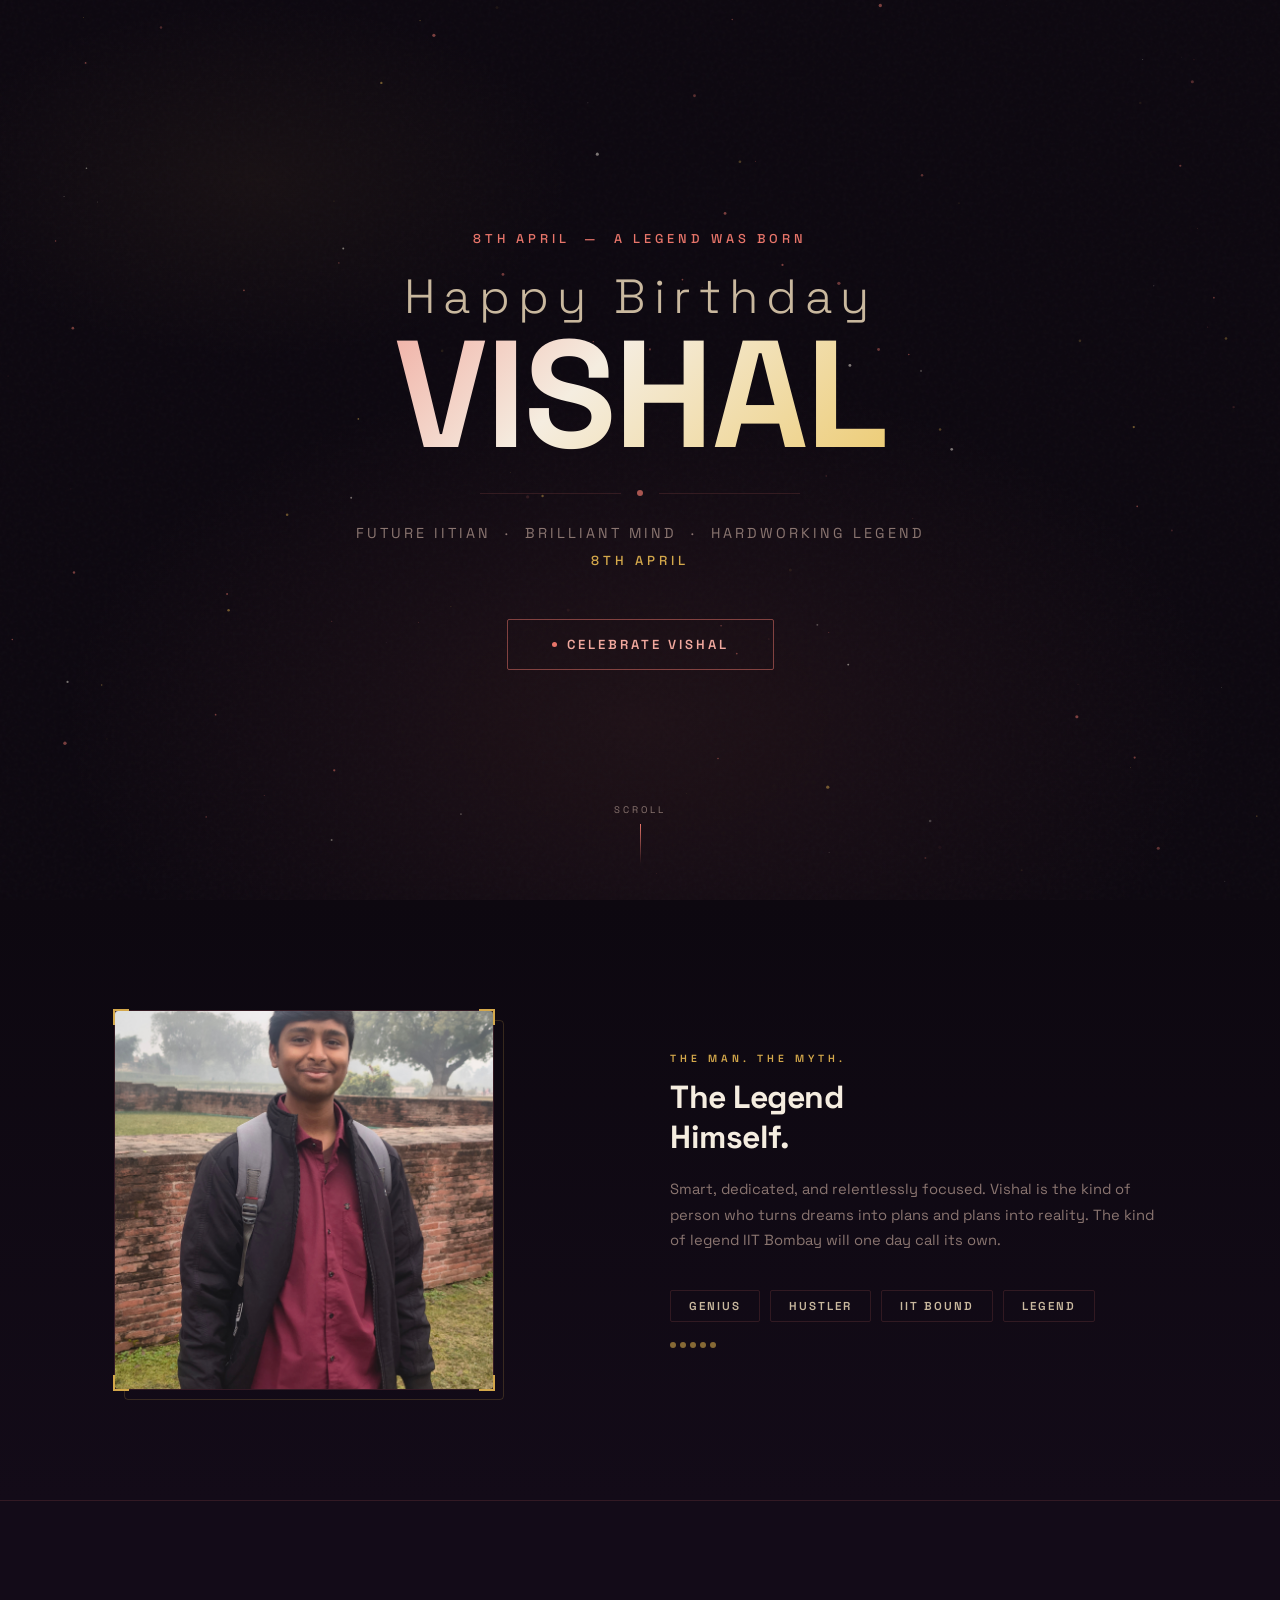
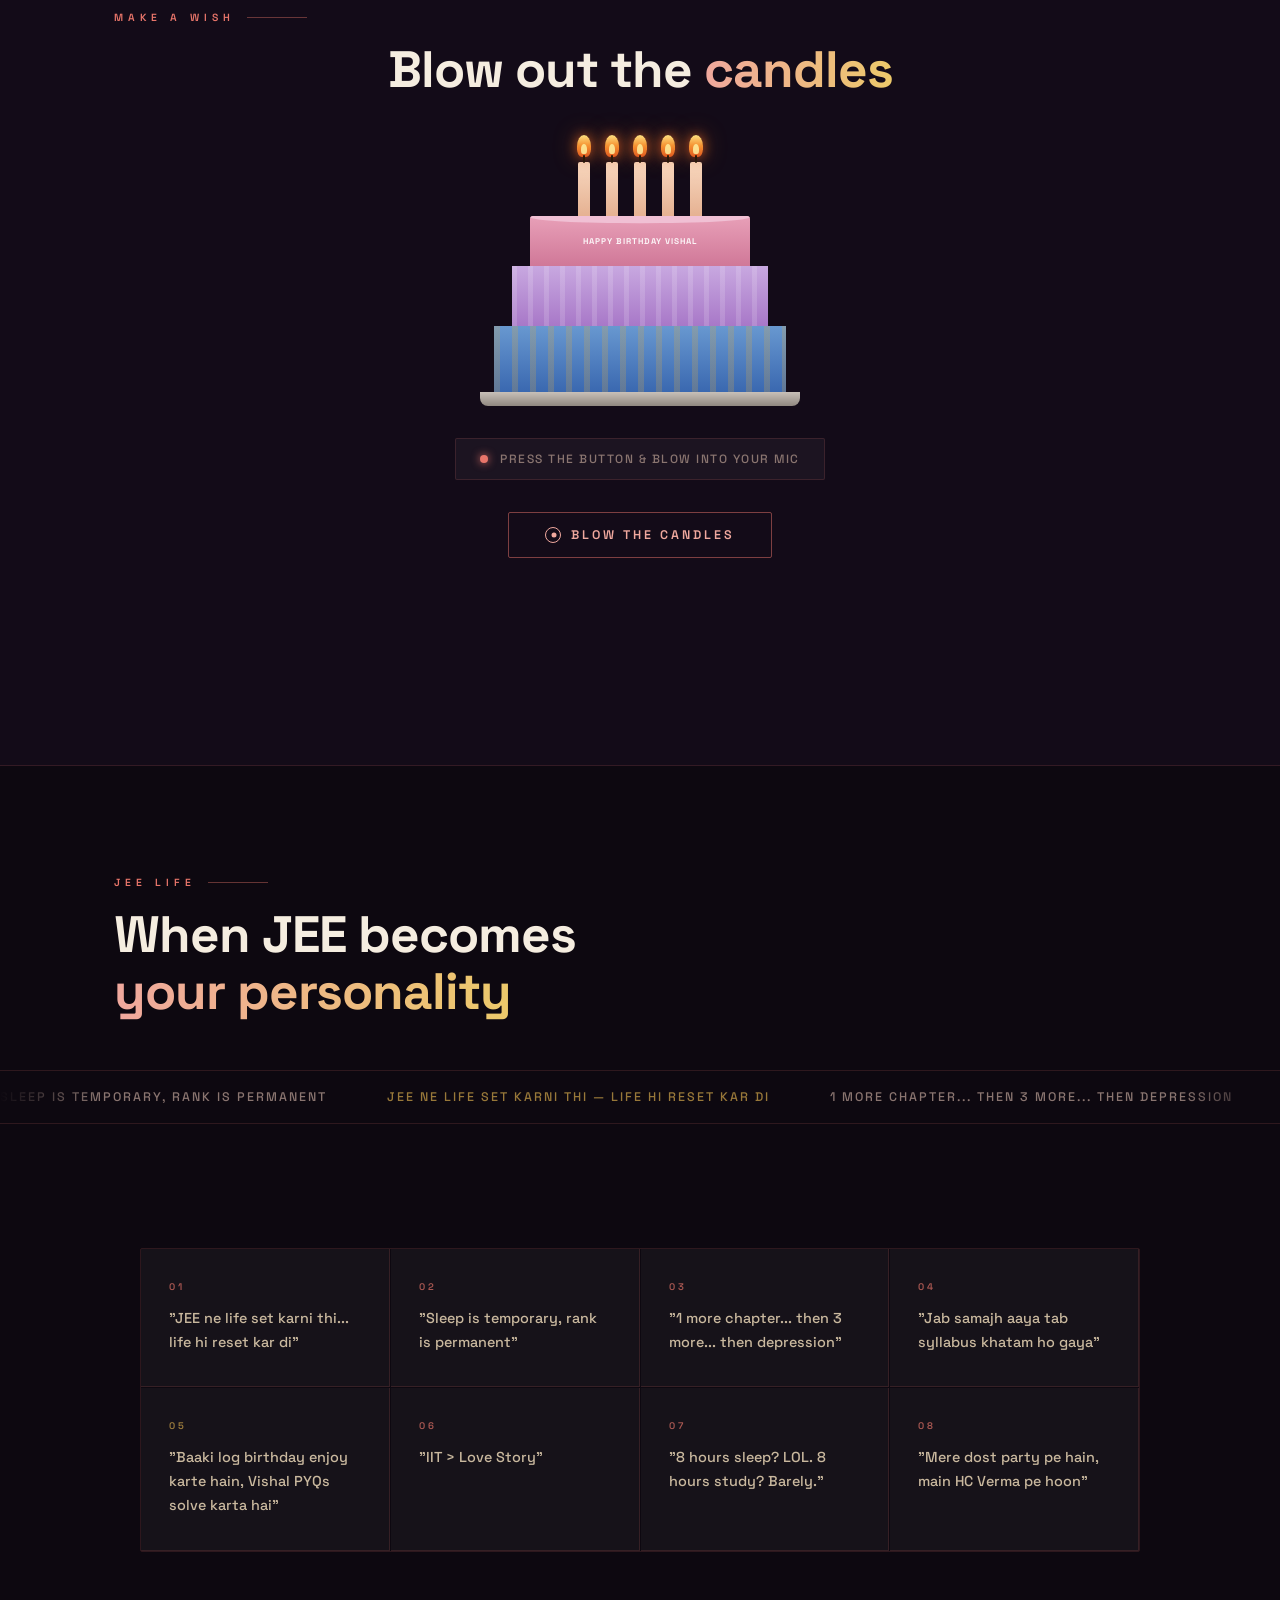
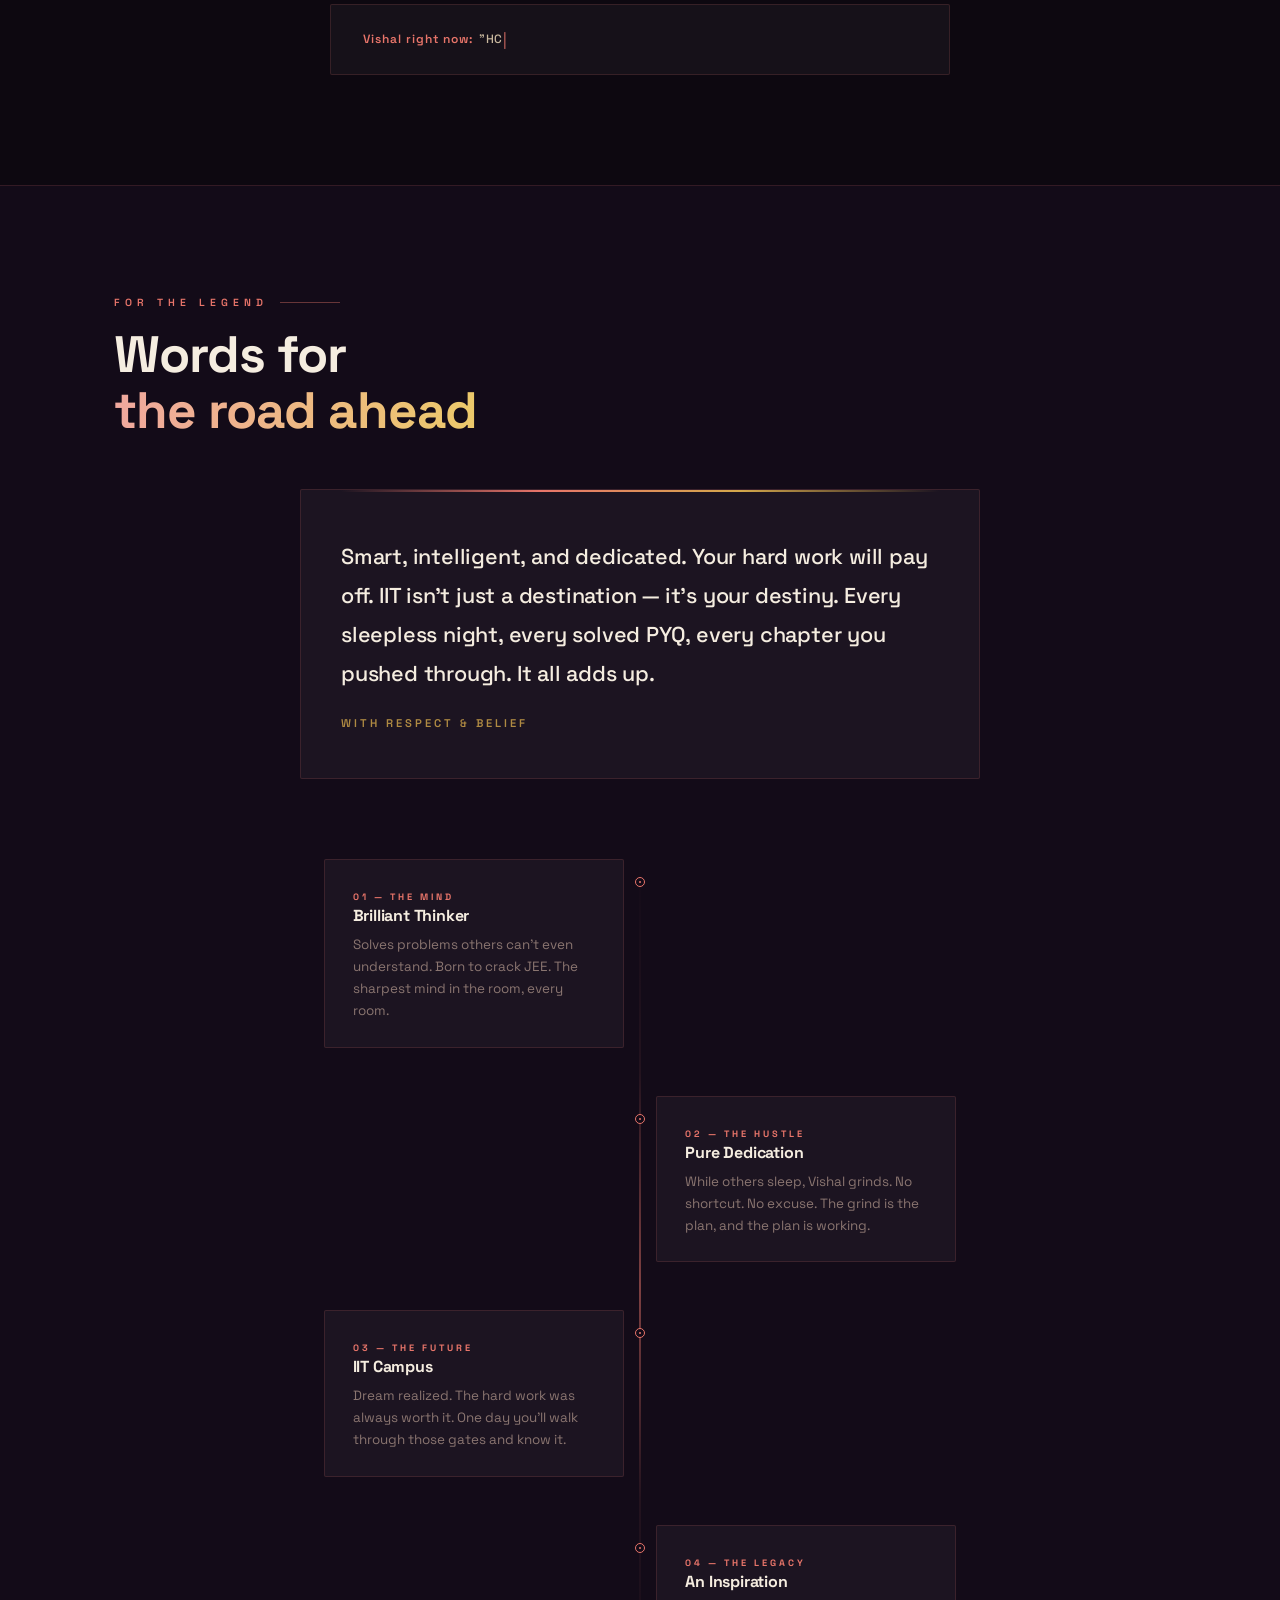
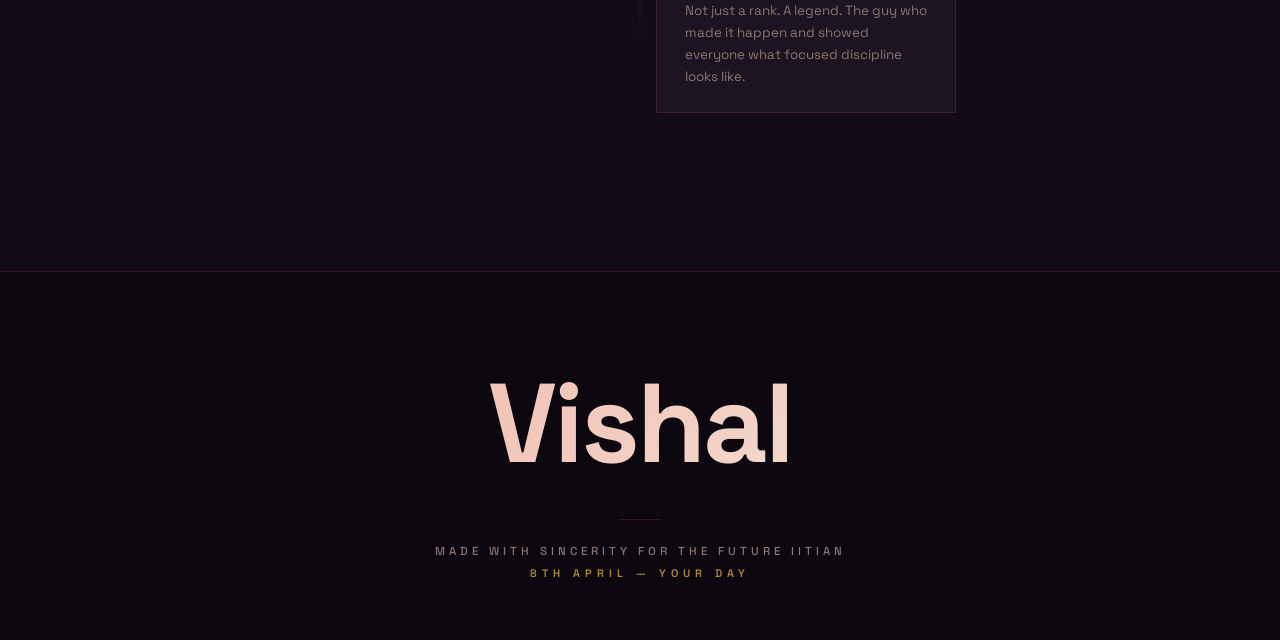
<file: index.html>
<!DOCTYPE html>
<html lang="en">
<head>
  <meta charset="UTF-8" />
  <meta name="viewport" content="width=device-width, initial-scale=1.0"/>
  <title>Happy Birthday VISHAL</title>
  <style>
    /* ============================================================
       SPACE GROTESK — embedded from uploaded fonts
    ============================================================ */
    @font-face {
      font-family: 'Space Grotesk';
      src: url('SpaceGrotesk-Light.ttf') format('truetype');
      font-weight: 300;
    }
    @font-face {
      font-family: 'Space Grotesk';
      src: url('SpaceGrotesk-Regular.ttf') format('truetype');
      font-weight: 400;
    }
    @font-face {
      font-family: 'Space Grotesk';
      src: url('SpaceGrotesk-Medium.ttf') format('truetype');
      font-weight: 500;
    }
    @font-face {
      font-family: 'Space Grotesk';
      src: url('SpaceGrotesk-SemiBold.ttf') format('truetype');
      font-weight: 600;
    }
    @font-face {
      font-family: 'Space Grotesk';
      src: url('SpaceGrotesk-Bold.ttf') format('truetype');
      font-weight: 700;
    }

    /* ============================================================
       VARIABLES — Birthday: Deep Plum + Rose Gold + Cream
    ============================================================ */
    :root {
      --bg-base:      #0d0810;
      --bg-layer:     #130b18;
      --bg-card:      rgba(255,255,255,0.04);
      --rose:         #e8756a;
      --rose-light:   #f0a89e;
      --gold:         #d4a84b;
      --gold-light:   #ecc96a;
      --cream:        #f5ede0;
      --cream-dim:    #c9b89e;
      --text:         #f0e8e0;
      --text-muted:   #8a7570;
      --border:       rgba(232,117,106,0.15);
      --border-gold:  rgba(212,168,75,0.2);
      --font:         'Space Grotesk', sans-serif;
      --glow-rose:    0 0 30px rgba(232,117,106,0.4);
      --glow-gold:    0 0 30px rgba(212,168,75,0.4);
    }

    *, *::before, *::after { box-sizing: border-box; margin: 0; padding: 0; }
    html { scroll-behavior: smooth; }
    body {
      background: var(--bg-base);
      color: var(--text);
      font-family: var(--font);
      overflow-x: hidden;
    }

    ::-webkit-scrollbar { width: 4px; }
    ::-webkit-scrollbar-track { background: var(--bg-base); }
    ::-webkit-scrollbar-thumb { background: var(--rose); border-radius: 2px; }

    /* ============================================================
       CANVAS PARTICLES
    ============================================================ */
    #particleCanvas {
      position: fixed; top: 0; left: 0;
      width: 100%; height: 100%;
      pointer-events: none; z-index: 0;
    }

    /* ============================================================
       CONFETTI
    ============================================================ */
    #confettiContainer {
      position: fixed; top: 0; left: 0;
      width: 100%; height: 100%;
      pointer-events: none; z-index: 9999; overflow: hidden;
    }
    .confetti-piece {
      position: absolute;
      animation: confettiFall linear forwards;
    }
    @keyframes confettiFall {
      0%   { transform: translateY(-20px) rotate(0deg); opacity: 1; }
      100% { transform: translateY(110vh) rotate(720deg); opacity: 0; }
    }

    /* ============================================================
       HERO
    ============================================================ */
    .hero {
      position: relative; min-height: 100vh;
      display: flex; align-items: center; justify-content: center;
      overflow: hidden; z-index: 1;
    }
    .hero-bg {
      position: absolute; inset: 0;
      background:
        radial-gradient(ellipse 70% 60% at 50% 80%, rgba(232,117,106,0.08) 0%, transparent 65%),
        radial-gradient(ellipse 50% 40% at 20% 20%, rgba(212,168,75,0.05) 0%, transparent 50%);
    }
    /* Subtle grain */
    .hero-bg::after {
      content: '';
      position: absolute; inset: 0;
      background-image: url("data:image/svg+xml,%3Csvg viewBox='0 0 256 256' xmlns='http://www.w3.org/2000/svg'%3E%3Cfilter id='noise'%3E%3CfeTurbulence type='fractalNoise' baseFrequency='0.9' numOctaves='4' stitchTiles='stitch'/%3E%3C/filter%3E%3Crect width='100%25' height='100%25' filter='url(%23noise)' opacity='0.04'/%3E%3C/svg%3E");
      opacity: 0.6; pointer-events: none;
    }

    .hero-content {
      position: relative; z-index: 2;
      text-align: center; padding: 60px 24px;
      max-width: 860px;
    }

    .hero-eyebrow {
      font-size: clamp(0.65rem, 1.5vw, 0.8rem);
      font-weight: 500;
      letter-spacing: 4px;
      text-transform: uppercase;
      color: var(--rose);
      margin-bottom: 28px;
      opacity: 0;
      animation: fadeUp 0.9s ease forwards 0.3s;
    }
    .hero-title {
      font-size: clamp(3.5rem, 14vw, 9.5rem);
      font-weight: 700;
      line-height: 0.9;
      letter-spacing: -2px;
      margin-bottom: 14px;
      opacity: 0;
      animation: fadeUp 1s ease forwards 0.55s;
    }
    .hero-title .name {
      display: block;
      background: linear-gradient(135deg, var(--rose-light) 0%, var(--cream) 40%, var(--gold-light) 100%);
      -webkit-background-clip: text;
      -webkit-text-fill-color: transparent;
      background-clip: text;
    }
    .hero-title .happy {
      display: block;
      font-size: clamp(1.4rem, 4vw, 3rem);
      font-weight: 300;
      letter-spacing: 8px;
      color: var(--cream-dim);
      -webkit-text-fill-color: var(--cream-dim);
      margin-bottom: 8px;
    }

    .hero-divider {
      display: flex; align-items: center; gap: 16px;
      justify-content: center; margin: 28px auto;
      max-width: 320px;
      opacity: 0; animation: fadeUp 1s ease forwards 0.8s;
    }
    .hero-divider span { flex: 1; height: 1px; background: var(--border); }
    .hero-divider i {
      width: 6px; height: 6px; border-radius: 50%;
      background: var(--rose); opacity: 0.7;
    }

    .hero-sub {
      font-size: clamp(0.75rem, 1.8vw, 0.9rem);
      font-weight: 400;
      color: var(--text-muted);
      letter-spacing: 3px;
      text-transform: uppercase;
      margin-bottom: 10px;
      opacity: 0; animation: fadeUp 1s ease forwards 1s;
    }
    .hero-date {
      font-size: clamp(0.7rem, 1.5vw, 0.82rem);
      font-weight: 500;
      color: var(--gold);
      letter-spacing: 4px;
      text-transform: uppercase;
      margin-bottom: 50px;
      opacity: 0; animation: fadeUp 1s ease forwards 1.15s;
    }

    .hero-btn {
      display: inline-flex; align-items: center; gap: 10px;
      background: transparent;
      border: 1px solid rgba(232,117,106,0.5);
      color: var(--rose-light);
      padding: 16px 44px;
      font-family: var(--font);
      font-size: 0.82rem;
      font-weight: 600;
      letter-spacing: 3px;
      text-transform: uppercase;
      border-radius: 2px;
      cursor: pointer;
      transition: all 0.3s ease;
      opacity: 0; animation: fadeUp 1s ease forwards 1.35s;
      position: relative; overflow: hidden;
    }
    .hero-btn::before {
      content: '';
      position: absolute; inset: 0;
      background: linear-gradient(135deg, rgba(232,117,106,0.1), rgba(212,168,75,0.08));
      transform: translateX(-100%);
      transition: transform 0.4s ease;
    }
    .hero-btn:hover::before { transform: translateX(0); }
    .hero-btn:hover {
      border-color: var(--rose);
      box-shadow: var(--glow-rose);
      transform: translateY(-2px);
    }
    .hero-btn-dot {
      width: 5px; height: 5px; border-radius: 50%;
      background: var(--rose);
      animation: btnDotPulse 2s ease-in-out infinite;
    }
    @keyframes btnDotPulse {
      0%,100% { transform: scale(1); opacity: 1; }
      50% { transform: scale(1.5); opacity: 0.6; }
    }

    .scroll-indicator {
      position: absolute; bottom: 36px; left: 50%;
      transform: translateX(-50%); z-index: 2;
      opacity: 0; animation: fadeIn 1s ease forwards 2s;
      display: flex; flex-direction: column; align-items: center; gap: 8px;
    }
    .scroll-label {
      font-size: 0.6rem; letter-spacing: 3px; color: var(--text-muted);
      text-transform: uppercase;
    }
    .scroll-line {
      width: 1px; height: 40px;
      background: linear-gradient(to bottom, var(--rose), transparent);
      animation: scrollPulse 2s ease-in-out infinite;
    }
    @keyframes scrollPulse {
      0%,100% { opacity: 0.3; transform: scaleY(1); }
      50% { opacity: 0.8; transform: scaleY(1.1); }
    }

    @keyframes fadeUp {
      from { opacity: 0; transform: translateY(24px); }
      to   { opacity: 1; transform: translateY(0); }
    }
    @keyframes fadeIn {
      from { opacity: 0; } to { opacity: 1; }
    }

    /* ============================================================
       SHARED
    ============================================================ */
    section { position: relative; z-index: 1; }

    .reveal { opacity: 0; transform: translateY(32px); transition: opacity 0.8s ease, transform 0.8s ease; }
    .reveal.visible { opacity: 1; transform: translateY(0); }
    .reveal-left { opacity: 0; transform: translateX(-40px); transition: opacity 0.8s ease, transform 0.8s ease; }
    .reveal-left.visible { opacity: 1; transform: translateX(0); }
    .reveal-right { opacity: 0; transform: translateX(40px); transition: opacity 0.8s ease, transform 0.8s ease; }
    .reveal-right.visible { opacity: 1; transform: translateX(0); }

    .section-wrap {
      max-width: 1100px; margin: 0 auto;
      padding: 110px 24px;
    }
    .section-label {
      font-size: 0.65rem; font-weight: 600;
      letter-spacing: 5px; text-transform: uppercase;
      color: var(--rose); margin-bottom: 18px;
      display: flex; align-items: center; gap: 12px;
    }
    .section-label::after {
      content: ''; flex: 1; max-width: 60px; height: 1px;
      background: var(--rose); opacity: 0.4;
    }
    .section-title {
      font-size: clamp(1.8rem, 5vw, 3.2rem);
      font-weight: 700;
      letter-spacing: -1px;
      line-height: 1.1;
      color: var(--cream);
      margin-bottom: 50px;
    }
    .section-title em {
      font-style: normal;
      background: linear-gradient(90deg, var(--rose-light), var(--gold-light));
      -webkit-background-clip: text;
      -webkit-text-fill-color: transparent;
      background-clip: text;
    }

    /* ============================================================
       PHOTO SECTION
    ============================================================ */
    .photo-section {
      background: linear-gradient(180deg, var(--bg-base) 0%, var(--bg-layer) 100%);
    }
    .photo-layout {
      display: grid;
      grid-template-columns: 1fr 1fr;
      gap: 60px; align-items: center;
    }
    .photo-left { }
    .photo-frame {
      position: relative;
      width: 100%; max-width: 380px;
      aspect-ratio: 1;
      cursor: pointer;
      transition: transform 0.1s ease;
    }
    .photo-frame-inner {
      width: 100%; height: 100%;
      border-radius: 4px; overflow: hidden;
      background: var(--bg-layer);
      border: 1px solid var(--border);
      position: relative;
    }
    .photo-frame-inner img {
      width: 100%; height: 100%;
      object-fit: cover;
      transition: transform 0.5s ease;
      display: block;
    }
    .photo-frame:hover .photo-frame-inner img { transform: scale(1.05); }
    .photo-frame::before {
      content: '';
      position: absolute;
      top: 10px; left: 10px; right: -10px; bottom: -10px;
      border: 1px solid rgba(212,168,75,0.2);
      border-radius: 4px;
      z-index: -1;
      transition: all 0.3s ease;
    }
    .photo-frame:hover::before {
      top: 14px; left: 14px; right: -14px; bottom: -14px;
      border-color: rgba(212,168,75,0.4);
    }
    .photo-corner {
      position: absolute;
      width: 16px; height: 16px;
      border-color: var(--gold);
      border-style: solid;
      z-index: 3;
    }
    .photo-corner.tl { top: -1px; left: -1px; border-width: 2px 0 0 2px; }
    .photo-corner.tr { top: -1px; right: -1px; border-width: 2px 2px 0 0; }
    .photo-corner.bl { bottom: -1px; left: -1px; border-width: 0 0 2px 2px; }
    .photo-corner.br { bottom: -1px; right: -1px; border-width: 0 2px 2px 0; }

    .photo-right { }
    .photo-caption-label {
      font-size: 0.65rem; font-weight: 600;
      letter-spacing: 4px; text-transform: uppercase;
      color: var(--gold); margin-bottom: 12px;
    }
    .photo-caption-title {
      font-size: clamp(1.4rem, 3vw, 2rem);
      font-weight: 700; letter-spacing: -0.5px;
      color: var(--cream); margin-bottom: 20px;
      line-height: 1.25;
    }
    .photo-caption-desc {
      font-size: 0.92rem; font-weight: 400;
      color: var(--text-muted); line-height: 1.75;
      margin-bottom: 36px;
    }
    .badges {
      display: flex; flex-wrap: wrap; gap: 10px;
    }
    .badge {
      padding: 8px 18px;
      border: 1px solid var(--border);
      border-radius: 2px;
      font-size: 0.72rem; font-weight: 600;
      letter-spacing: 2px; text-transform: uppercase;
      color: var(--cream-dim);
      transition: all 0.3s;
      cursor: default;
      position: relative; overflow: hidden;
    }
    .badge:hover {
      border-color: var(--rose);
      color: var(--rose-light);
      background: rgba(232,117,106,0.06);
    }
    .badge-stars {
      display: flex; gap: 4px; margin-top: 20px;
    }
    .badge-stars span {
      width: 6px; height: 6px; border-radius: 50%;
      background: var(--gold); opacity: 0.6;
    }
    .badge-stars span:nth-child(1) { animation: starPop 2s ease-in-out 0s infinite; }
    .badge-stars span:nth-child(2) { animation: starPop 2s ease-in-out 0.4s infinite; }
    .badge-stars span:nth-child(3) { animation: starPop 2s ease-in-out 0.8s infinite; }
    .badge-stars span:nth-child(4) { animation: starPop 2s ease-in-out 1.2s infinite; }
    .badge-stars span:nth-child(5) { animation: starPop 2s ease-in-out 1.6s infinite; }
    @keyframes starPop {
      0%,100% { transform: scale(1); opacity: 0.4; }
      50% { transform: scale(1.8); opacity: 1; background: var(--gold-light); }
    }

    /* ============================================================
       CAKE SECTION
    ============================================================ */
    .cake-section {
      background: var(--bg-layer);
      border-top: 1px solid var(--border);
      border-bottom: 1px solid var(--border);
    }
    .cake-header { text-align: center; margin-bottom: 64px; }
    .cake-area {
      display: flex; flex-direction: column;
      align-items: center; gap: 32px;
    }

    /* Cake */
    .cake-container {
      display: flex; flex-direction: column; align-items: center;
    }
    .candles-row {
      display: flex; gap: 16px; align-items: flex-end; margin-bottom: -2px;
    }
    .candle {
      position: relative;
      width: 12px; height: 56px;
      border-radius: 2px;
      background: linear-gradient(180deg, #f8d8c0 0%, #e5b090 100%);
    }
    .candle::after {
      content: ''; position: absolute;
      top: -7px; left: 50%; transform: translateX(-50%);
      width: 2px; height: 8px;
      background: #2a1a0a; border-radius: 1px;
    }
    .flame {
      position: absolute;
      bottom: calc(100% + 5px);
      left: 50%; transform: translateX(-50%);
      width: 14px; height: 22px;
      background: linear-gradient(to top, #e05a20, #f59030, #fde080);
      border-radius: 50% 50% 35% 35%;
      box-shadow: 0 0 12px rgba(224,90,32,0.8), 0 0 24px rgba(245,144,48,0.4);
      animation: flameDance 0.18s ease-in-out infinite alternate;
      transform-origin: bottom center;
      transition: opacity 0.4s, transform 0.4s;
    }
    .flame-inner {
      position: absolute; bottom: 3px; left: 50%;
      transform: translateX(-50%);
      width: 6px; height: 10px;
      background: #fef0a0;
      border-radius: 50% 50% 35% 35%;
      opacity: 0.85;
    }
    @keyframes flameDance {
      from { transform: translateX(-50%) scaleX(0.88) rotate(-3deg); }
      to   { transform: translateX(-50%) scaleX(1.12) rotate(3deg); }
    }
    .flame.extinguished {
      opacity: 0; transform: translateX(-50%) scaleY(0);
    }
    .smoke {
      position: absolute;
      bottom: calc(100% + 6px);
      left: 50%; transform: translateX(-50%);
      width: 4px; opacity: 0;
      display: flex; flex-direction: column; align-items: center; gap: 2px;
      pointer-events: none; transition: opacity 0.2s;
    }
    .smoke.active { opacity: 1; animation: smokeRise 1.5s ease-out forwards; }
    .smoke::before, .smoke::after {
      content: ''; display: block;
      width: 5px; height: 7px;
      background: rgba(160,140,130,0.45);
      border-radius: 50%;
      animation: smokePuff 1.5s ease-out infinite;
    }
    .smoke::after { animation-delay: 0.5s; width: 8px; height: 9px; }
    @keyframes smokeRise { from { transform: translateX(-50%) translateY(0); } to { transform: translateX(-50%) translateY(-38px); } }
    @keyframes smokePuff { from { transform: scale(0.5); opacity: 0.7; } to { transform: scale(2.2); opacity: 0; } }

    /* Cake body */
    .cake-body { display: flex; flex-direction: column; align-items: center; }
    .cake-tier-1 {
      width: 220px; height: 50px;
      background: linear-gradient(180deg, #e8a0b8 0%, #d07898 100%);
      border-radius: 3px 3px 0 0;
      display: flex; align-items: center; justify-content: center;
      position: relative; overflow: hidden;
    }
    .cake-tier-1::before {
      content: '';
      position: absolute; top: 0; left: 0; right: 0;
      height: 12px; background: #f0c0d4;
      border-radius: 50%; transform: translateY(-40%);
    }
    .cake-text {
      font-size: 0.52rem; font-weight: 700;
      color: rgba(255,255,255,0.9); letter-spacing: 1px;
      text-transform: uppercase; text-align: center;
      position: relative; z-index: 1;
    }
    .cake-tier-2 {
      width: 256px; height: 60px;
      background: linear-gradient(180deg, #c8a8e0 0%, #a878c8 100%);
    }
    .cake-tier-2::after {
      content: '';
      display: block; width: 100%; height: 100%;
      background: repeating-linear-gradient(90deg, rgba(255,255,255,0.15) 0, rgba(255,255,255,0.15) 5px, transparent 5px, transparent 16px);
    }
    .cake-tier-3 {
      width: 292px; height: 66px;
      background: linear-gradient(180deg, #6898d0 0%, #3a68b0 100%);
    }
    .cake-tier-3::after {
      content: '';
      display: block; width: 100%; height: 100%;
      background: repeating-linear-gradient(90deg, rgba(212,168,75,0.25) 0, rgba(212,168,75,0.25) 6px, transparent 6px, transparent 18px);
    }
    .cake-plate {
      width: 320px; height: 14px;
      background: linear-gradient(180deg, #c8c0b8, #908880);
      border-radius: 0 0 8px 8px;
    }

    /* Blow controls */
    .blow-status {
      display: flex; align-items: center; gap: 12px;
      padding: 12px 24px;
      border: 1px solid var(--border);
      border-radius: 2px;
      background: var(--bg-card);
    }
    .status-dot {
      width: 8px; height: 8px; border-radius: 50%;
      background: var(--rose);
      box-shadow: 0 0 8px var(--rose);
    }
    .status-dot.listening {
      background: #60d090;
      box-shadow: 0 0 14px #60d090;
      animation: dotPulse 0.6s ease-in-out infinite alternate;
    }
    .status-dot.blown {
      background: var(--gold);
      box-shadow: var(--glow-gold);
    }
    @keyframes dotPulse { from { transform: scale(0.7); } to { transform: scale(1.4); } }
    #micStatusText {
      font-size: 0.75rem; font-weight: 500;
      letter-spacing: 1.5px; color: var(--text-muted);
      text-transform: uppercase;
    }

    .blow-controls { display: flex; gap: 14px; flex-wrap: wrap; justify-content: center; }

    .blow-btn {
      display: inline-flex; align-items: center; gap: 10px;
      background: transparent;
      border: 1px solid rgba(232,117,106,0.5);
      color: var(--rose-light);
      padding: 14px 36px;
      font-family: var(--font);
      font-size: 0.78rem; font-weight: 600;
      letter-spacing: 3px; text-transform: uppercase;
      border-radius: 2px; cursor: pointer;
      transition: all 0.3s;
    }
    .blow-btn:hover {
      border-color: var(--rose);
      box-shadow: var(--glow-rose);
      background: rgba(232,117,106,0.06);
    }
    .blow-btn.active-mic {
      border-color: #60d090; color: #60d090;
      animation: activePulse 0.7s ease-in-out infinite alternate;
    }
    @keyframes activePulse {
      from { box-shadow: 0 0 8px rgba(96,208,144,0.4); }
      to   { box-shadow: 0 0 24px rgba(96,208,144,0.7); }
    }
    .blow-btn-icon {
      width: 16px; height: 16px;
      border-radius: 50%;
      border: 1.5px solid currentColor;
      position: relative; flex-shrink: 0;
    }
    .blow-btn-icon::after {
      content: '';
      position: absolute;
      top: 50%; left: 55%; transform: translate(-50%, -50%);
      width: 5px; height: 5px;
      background: currentColor; border-radius: 50%;
    }

    .relight-btn {
      background: transparent;
      border: 1px solid var(--border-gold);
      color: var(--gold);
      padding: 14px 36px;
      font-family: var(--font);
      font-size: 0.78rem; font-weight: 600;
      letter-spacing: 3px; text-transform: uppercase;
      border-radius: 2px; cursor: pointer;
      transition: all 0.3s;
    }
    .relight-btn:hover {
      border-color: var(--gold);
      box-shadow: var(--glow-gold);
    }

    .wish-message {
      text-align: center;
      opacity: 0; transform: translateY(16px);
      transition: all 0.6s ease; pointer-events: none;
    }
    .wish-message.visible {
      opacity: 1; transform: translateY(0);
    }
    .wish-text {
      font-size: clamp(1.2rem, 3.5vw, 2rem);
      font-weight: 700; letter-spacing: -0.5px;
      color: var(--cream); margin-bottom: 8px;
    }
    .wish-sub {
      font-size: 0.8rem; font-weight: 400;
      color: var(--gold); letter-spacing: 3px;
      text-transform: uppercase;
    }

    /* ============================================================
       SARCASM SECTION
    ============================================================ */
    .sarcasm-section {
      background: var(--bg-base);
    }
    .ticker-wrapper {
      overflow: hidden;
      border-top: 1px solid var(--border);
      border-bottom: 1px solid var(--border);
      padding: 18px 0;
      margin-bottom: 64px;
      position: relative;
    }
    .ticker-wrapper::before, .ticker-wrapper::after {
      content: ''; position: absolute; top: 0; bottom: 0;
      width: 100px; z-index: 1; pointer-events: none;
    }
    .ticker-wrapper::before { left: 0; background: linear-gradient(90deg, var(--bg-base), transparent); }
    .ticker-wrapper::after  { right: 0; background: linear-gradient(-90deg, var(--bg-base), transparent); }
    .ticker-track {
      display: flex; gap: 60px; width: max-content;
      animation: tickerScroll 50s linear infinite;
      white-space: nowrap;
    }
    .ticker-track span {
      font-size: 0.78rem; font-weight: 500;
      letter-spacing: 2px; color: var(--text-muted);
      text-transform: uppercase;
    }
    .ticker-track span:nth-child(even) { color: var(--gold); opacity: 0.7; }
    @keyframes tickerScroll { from { transform: translateX(0); } to { transform: translateX(-50%); } }

    .sarcasm-cards {
      display: grid;
      grid-template-columns: repeat(auto-fill, minmax(240px, 1fr));
      gap: 1px;
      border: 1px solid var(--border);
      max-width: 1000px; margin: 0 auto 52px;
      border-radius: 2px; overflow: hidden;
    }
    .s-card {
      background: var(--bg-card);
      padding: 32px 28px;
      border: none;
      border-right: 1px solid var(--border);
      border-bottom: 1px solid var(--border);
      transition: all 0.3s;
      cursor: default;
      position: relative; overflow: hidden;
    }
    .s-card::before {
      content: '';
      position: absolute; top: 0; left: 0;
      width: 2px; height: 100%;
      background: var(--rose);
      transform: scaleY(0); transform-origin: top;
      transition: transform 0.3s ease;
    }
    .s-card:hover::before { transform: scaleY(1); }
    .s-card:hover { background: rgba(232,117,106,0.04); }
    .s-card.featured::before { background: var(--gold); }
    .s-card.featured:hover { background: rgba(212,168,75,0.04); }

    .s-card-num {
      font-size: 0.6rem; font-weight: 600;
      letter-spacing: 3px; color: var(--rose);
      margin-bottom: 14px; display: block;
      opacity: 0.7;
    }
    .s-card.featured .s-card-num { color: var(--gold); }
    .s-card p {
      font-size: 0.9rem; font-weight: 500;
      line-height: 1.65; color: var(--cream-dim);
    }

    .typing-container {
      max-width: 620px; margin: 0 auto;
      padding: 24px 32px;
      border: 1px solid var(--border);
      border-radius: 2px;
      background: var(--bg-card);
      display: flex; align-items: center; gap: 0;
      flex-wrap: wrap;
    }
    .typing-prefix {
      font-size: 0.75rem; font-weight: 600;
      color: var(--rose); letter-spacing: 1px;
      margin-right: 6px;
    }
    .typing-text {
      font-size: 0.75rem; font-weight: 500;
      color: var(--cream-dim); letter-spacing: 0.5px;
    }
    .typing-cursor {
      color: var(--rose);
      animation: blink 0.85s step-end infinite;
      font-weight: 300;
    }
    @keyframes blink { 0%,100% { opacity: 1; } 50% { opacity: 0; } }

    /* ============================================================
       MOTIVATION SECTION
    ============================================================ */
    .motivation-section {
      background: var(--bg-layer);
      border-top: 1px solid var(--border);
    }
    .quote-block {
      max-width: 680px; margin: 0 auto 80px;
      padding: 48px 40px;
      border: 1px solid var(--border);
      border-radius: 2px; position: relative;
      background: var(--bg-card);
    }
    .quote-line {
      position: absolute; top: 0; left: 40px; right: 40px;
      height: 2px;
      background: linear-gradient(90deg, transparent, var(--rose), var(--gold), transparent);
    }
    .quote-body {
      font-size: clamp(1rem, 2.2vw, 1.35rem);
      font-weight: 500; line-height: 1.8;
      color: var(--cream); letter-spacing: -0.2px;
    }
    .quote-attr {
      margin-top: 22px;
      font-size: 0.7rem; font-weight: 600;
      letter-spacing: 3px; text-transform: uppercase;
      color: var(--gold); opacity: 0.8;
    }

    /* Timeline */
    .timeline {
      max-width: 820px; margin: 0 auto;
      position: relative;
    }
    .timeline::before {
      content: ''; position: absolute;
      top: 0; bottom: 0; left: 50%;
      transform: translateX(-50%);
      width: 1px;
      background: linear-gradient(180deg, transparent, var(--border), var(--rose), var(--border), transparent);
    }
    .timeline-item {
      display: flex;
      justify-content: flex-end;
      padding: 0 52% 0 0;
      margin-bottom: 48px;
      position: relative;
    }
    .timeline-item.right {
      justify-content: flex-start;
      padding: 0 0 0 52%;
    }
    .tl-dot {
      position: absolute;
      top: 18px; left: 50%; transform: translateX(-50%);
      width: 10px; height: 10px; border-radius: 50%;
      background: var(--bg-layer);
      border: 1px solid var(--rose);
      z-index: 2;
    }
    .tl-dot::after {
      content: ''; position: absolute;
      inset: 3px; border-radius: 50%;
      background: var(--rose);
    }
    .tl-card {
      background: var(--bg-card);
      border: 1px solid var(--border);
      border-radius: 2px;
      padding: 24px 28px;
      max-width: 300px; width: 100%;
      transition: all 0.3s;
      position: relative; overflow: hidden;
    }
    .tl-card::before {
      content: '';
      position: absolute; bottom: 0; left: 0; right: 0;
      height: 1px;
      background: linear-gradient(90deg, var(--rose), transparent);
      transform: scaleX(0); transform-origin: left;
      transition: transform 0.4s ease;
    }
    .tl-card:hover::before { transform: scaleX(1); }
    .tl-card:hover { border-color: rgba(232,117,106,0.3); }
    .tl-num {
      font-size: 0.58rem; font-weight: 700;
      letter-spacing: 3px; color: var(--rose);
      margin-bottom: 8px; text-transform: uppercase;
    }
    .tl-card h3 {
      font-size: 1rem; font-weight: 700;
      color: var(--cream); margin-bottom: 8px;
      letter-spacing: -0.2px;
    }
    .tl-card p {
      font-size: 0.84rem; font-weight: 400;
      color: var(--text-muted); line-height: 1.65;
    }

    /* ============================================================
       FOOTER
    ============================================================ */
    .footer {
      padding: 80px 24px 60px;
      background: var(--bg-base);
      border-top: 1px solid var(--border);
      text-align: center;
    }
    .footer-name {
      font-size: clamp(3rem, 12vw, 7rem);
      font-weight: 700; letter-spacing: -3px;
      background: linear-gradient(135deg, var(--rose-light) 0%, var(--cream) 50%, var(--gold-light) 100%);
      -webkit-background-clip: text;
      -webkit-text-fill-color: transparent;
      background-clip: text;
      background-size: 200%;
      animation: shimmer 4s linear infinite;
      margin-bottom: 20px;
    }
    @keyframes shimmer { from { background-position: 0%; } to { background-position: 200%; } }
    .footer-meta {
      font-size: 0.72rem; font-weight: 500;
      letter-spacing: 4px; color: var(--text-muted);
      text-transform: uppercase; margin-bottom: 8px;
    }
    .footer-date {
      font-size: 0.68rem; font-weight: 600;
      letter-spacing: 5px; color: var(--gold);
      text-transform: uppercase; opacity: 0.8;
    }
    .footer-divider {
      width: 40px; height: 1px;
      background: var(--border); margin: 24px auto;
    }

    /* ============================================================
       RESPONSIVE
    ============================================================ */
    @media (max-width: 768px) {
      .photo-layout { grid-template-columns: 1fr; gap: 40px; }
      .photo-frame { max-width: 300px; margin: 0 auto; }
      .timeline::before { left: 20px; }
      .timeline-item, .timeline-item.right {
        justify-content: flex-end;
        padding: 0 0 0 56px;
      }
      .tl-dot { left: 20px; }
      .tl-card { max-width: 100%; }
      .sarcasm-cards { grid-template-columns: 1fr 1fr; }
      .cake-tier-1 { width: 180px; }
      .cake-tier-2 { width: 216px; }
      .cake-tier-3 { width: 252px; }
      .cake-plate { width: 278px; }
    }
    @media (max-width: 480px) {
      .sarcasm-cards { grid-template-columns: 1fr; }
      .blow-controls { flex-direction: column; align-items: center; }
    }
  </style>
</head>
<body>

<canvas id="particleCanvas"></canvas>
<div id="confettiContainer"></div>

<!-- ==================== HERO ==================== -->
<section class="hero" id="hero">
  <div class="hero-bg"></div>
  <div class="hero-content">
    <p class="hero-eyebrow">8th April &nbsp;&mdash;&nbsp; A Legend Was Born</p>
    <h1 class="hero-title">
      <span class="happy">Happy Birthday</span>
      <span class="name">VISHAL</span>
    </h1>
    <div class="hero-divider">
      <span></span><i></i><span></span>
    </div>
    <p class="hero-sub">Future IITian &nbsp;&middot;&nbsp; Brilliant Mind &nbsp;&middot;&nbsp; Hardworking Legend</p>
    <p class="hero-date">8th April</p>
    <button class="hero-btn" id="celebrateBtn">
      <span class="hero-btn-dot"></span>
      Celebrate Vishal
    </button>
  </div>
  <div class="scroll-indicator">
    <span class="scroll-label">Scroll</span>
    <div class="scroll-line"></div>
  </div>
</section>

<!-- ==================== PHOTO ==================== -->
<section class="photo-section reveal" id="photo">
  <div class="section-wrap">
    <div class="photo-layout">
      <div class="photo-left">
        <div class="photo-frame" id="photoFrame">
          <div class="photo-corner tl"></div>
          <div class="photo-corner tr"></div>
          <div class="photo-corner bl"></div>
          <div class="photo-corner br"></div>
          <div class="photo-frame-inner">
            <img src="vishal.jpg" alt="Vishal" id="vishalPhoto" .../>
          </div>
        </div>
      </div>
      <div class="photo-right reveal-right">
        <p class="photo-caption-label">The Man. The Myth.</p>
        <h2 class="photo-caption-title">The Legend<br/>Himself.</h2>
        <p class="photo-caption-desc">Smart, dedicated, and relentlessly focused. Vishal is the kind of person who turns dreams into plans and plans into reality. The kind of legend IIT Bombay will one day call its own.</p>
        <div class="badges">
          <span class="badge">Genius</span>
          <span class="badge">Hustler</span>
          <span class="badge">IIT Bound</span>
          <span class="badge">Legend</span>
        </div>
        <div class="badge-stars">
          <span></span><span></span><span></span><span></span><span></span>
        </div>
      </div>
    </div>
  </div>
</section>

<!-- ==================== CAKE ==================== -->
<section class="cake-section reveal" id="cake">
  <div class="section-wrap">
    <div class="cake-header">
      <p class="section-label">Make a Wish</p>
      <h2 class="section-title">Blow out the <em>candles</em></h2>
    </div>
    <div class="cake-area">
      <!-- Cake -->
      <div class="cake-container" id="cakeContainer">
        <div class="candles-row" id="candlesRow">
          <div class="candle" data-id="1"><div class="flame" id="flame1"><div class="flame-inner"></div></div><div class="smoke" id="smoke1"></div></div>
          <div class="candle" data-id="2"><div class="flame" id="flame2"><div class="flame-inner"></div></div><div class="smoke" id="smoke2"></div></div>
          <div class="candle" data-id="3"><div class="flame" id="flame3"><div class="flame-inner"></div></div><div class="smoke" id="smoke3"></div></div>
          <div class="candle" data-id="4"><div class="flame" id="flame4"><div class="flame-inner"></div></div><div class="smoke" id="smoke4"></div></div>
          <div class="candle" data-id="5"><div class="flame" id="flame5"><div class="flame-inner"></div></div><div class="smoke" id="smoke5"></div></div>
        </div>
        <div class="cake-body">
          <div class="cake-tier-1"><span class="cake-text">Happy Birthday Vishal</span></div>
          <div class="cake-tier-2"></div>
          <div class="cake-tier-3"></div>
          <div class="cake-plate"></div>
        </div>
      </div>

      <!-- Status -->
      <div class="blow-status" id="micStatus">
        <div class="status-dot" id="micRing"></div>
        <span id="micStatusText">Press the button &amp; blow into your mic</span>
      </div>

      <!-- Controls -->
      <div class="blow-controls">
        <button class="blow-btn" id="blowBtn">
          <span class="blow-btn-icon"></span>
          Blow the Candles
        </button>
        <button class="relight-btn" id="relightBtn" style="display:none">
          Relight Candles
        </button>
      </div>

      <!-- Wish -->
      <div class="wish-message" id="wishMessage">
        <p class="wish-text">Make a wish, Vishal.</p>
        <p class="wish-sub">IIT isn't a dream &mdash; it's your destiny</p>
      </div>
    </div>
  </div>
</section>

<!-- ==================== SARCASM ==================== -->
<section class="sarcasm-section reveal" id="sarcasm">
  <div class="section-wrap" style="padding-bottom: 0;">
    <p class="section-label">JEE Life</p>
    <h2 class="section-title">When JEE becomes<br/><em>your personality</em></h2>
  </div>

  <div class="ticker-wrapper">
    <div class="ticker-track" id="tickerTrack">
      <span>Sleep is temporary, rank is permanent</span>
      <span>JEE ne life set karni thi — life hi reset kar di</span>
      <span>1 more chapter... then 3 more... then depression</span>
      <span>Jab samajh aaya tab syllabus khatam ho gaya</span>
      <span>Baaki log birthday enjoy karte hain, Vishal PYQs solve karta hai</span>
      <span>IIT &gt; Love Story</span>
      <span>8 hours sleep? LOL. 8 hours study? Barely.</span>
      <span>Mere dost party pe hain, main HC Verma pe hoon</span>
      <span>Sleep is temporary, rank is permanent</span>
      <span>JEE ne life set karni thi — life hi reset kar di</span>
    </div>
  </div>

  <div class="section-wrap" style="padding-top: 60px;">
    <div class="sarcasm-cards">
      <div class="s-card"><span class="s-card-num">01</span><p>"JEE ne life set karni thi... life hi reset kar di"</p></div>
      <div class="s-card"><span class="s-card-num">02</span><p>"Sleep is temporary, rank is permanent"</p></div>
      <div class="s-card"><span class="s-card-num">03</span><p>"1 more chapter... then 3 more... then depression"</p></div>
      <div class="s-card"><span class="s-card-num">04</span><p>"Jab samajh aaya tab syllabus khatam ho gaya"</p></div>
      <div class="s-card featured"><span class="s-card-num">05</span><p>"Baaki log birthday enjoy karte hain, Vishal PYQs solve karta hai"</p></div>
      <div class="s-card"><span class="s-card-num">06</span><p>"IIT > Love Story"</p></div>
      <div class="s-card"><span class="s-card-num">07</span><p>"8 hours sleep? LOL. 8 hours study? Barely."</p></div>
      <div class="s-card"><span class="s-card-num">08</span><p>"Mere dost party pe hain, main HC Verma pe hoon"</p></div>
    </div>

    <div class="typing-container">
      <span class="typing-prefix">Vishal right now:</span>
      <span class="typing-text" id="typingText"></span>
      <span class="typing-cursor">|</span>
    </div>
  </div>
</section>

<!-- ==================== MOTIVATION ==================== -->
<section class="motivation-section reveal" id="motivation">
  <div class="section-wrap">
    <p class="section-label">For the Legend</p>
    <h2 class="section-title">Words for<br/><em>the road ahead</em></h2>

    <div class="quote-block">
      <div class="quote-line"></div>
      <p class="quote-body">Smart, intelligent, and dedicated. Your hard work will pay off. IIT isn't just a destination &mdash; it's your destiny. Every sleepless night, every solved PYQ, every chapter you pushed through. It all adds up.</p>
      <p class="quote-attr">With respect &amp; belief</p>
    </div>

    <div class="timeline">
      <div class="timeline-item left reveal-left">
        <div class="tl-dot"></div>
        <div class="tl-card">
          <span class="tl-num">01 &mdash; The Mind</span>
          <h3>Brilliant Thinker</h3>
          <p>Solves problems others can't even understand. Born to crack JEE. The sharpest mind in the room, every room.</p>
        </div>
      </div>
      <div class="timeline-item right reveal-right">
        <div class="tl-dot"></div>
        <div class="tl-card">
          <span class="tl-num">02 &mdash; The Hustle</span>
          <h3>Pure Dedication</h3>
          <p>While others sleep, Vishal grinds. No shortcut. No excuse. The grind is the plan, and the plan is working.</p>
        </div>
      </div>
      <div class="timeline-item left reveal-left">
        <div class="tl-dot"></div>
        <div class="tl-card">
          <span class="tl-num">03 &mdash; The Future</span>
          <h3>IIT Campus</h3>
          <p>Dream realized. The hard work was always worth it. One day you'll walk through those gates and know it.</p>
        </div>
      </div>
      <div class="timeline-item right reveal-right">
        <div class="tl-dot"></div>
        <div class="tl-card">
          <span class="tl-num">04 &mdash; The Legacy</span>
          <h3>An Inspiration</h3>
          <p>Not just a rank. A legend. The guy who made it happen and showed everyone what focused discipline looks like.</p>
        </div>
      </div>
    </div>
  </div>
</section>

<!-- ==================== FOOTER ==================== -->
<footer class="footer">
  <div class="footer-name">Vishal</div>
  <div class="footer-divider"></div>
  <p class="footer-meta">Made with sincerity for the future IITian</p>
  <p class="footer-date">8th April &mdash; Your Day</p>
</footer>

<script>
'use strict';

/* ================================================================
   1. PARTICLES
================================================================ */
(function initParticles() {
  const canvas = document.getElementById('particleCanvas');
  if (!canvas) return;
  const ctx = canvas.getContext('2d');
  let W, H, particles = [];
  function resize() { W = canvas.width = window.innerWidth; H = canvas.height = window.innerHeight; }
  window.addEventListener('resize', resize);
  resize();

  function Particle() { this.reset(); }
  Particle.prototype.reset = function () {
    this.x = Math.random() * W;
    this.y = Math.random() * H;
    this.r = Math.random() * 1.4 + 0.3;
    this.vx = (Math.random() - 0.5) * 0.25;
    this.vy = -(Math.random() * 0.4 + 0.1);
    this.life = Math.random();
    this.maxLife = Math.random() * 0.5 + 0.5;
    const t = Math.random();
    if (t < 0.5)      this.color = 'rgba(232,117,106,';
    else if (t < 0.8) this.color = 'rgba(212,168,75,';
    else              this.color = 'rgba(245,237,224,';
  };
  Particle.prototype.update = function () {
    this.x += this.vx; this.y += this.vy;
    this.life += 0.002;
    if (this.life > this.maxLife || this.y < 0 || this.x < 0 || this.x > W) this.reset();
  };
  Particle.prototype.draw = function () {
    const alpha = Math.sin((this.life / this.maxLife) * Math.PI) * 0.5;
    ctx.beginPath();
    ctx.arc(this.x, this.y, this.r, 0, Math.PI * 2);
    ctx.fillStyle = this.color + alpha + ')';
    ctx.fill();
  };

  const COUNT = window.innerWidth < 600 ? 60 : 120;
  for (let i = 0; i < COUNT; i++) {
    const p = new Particle();
    p.life = Math.random() * p.maxLife;
    particles.push(p);
  }
  (function loop() {
    ctx.clearRect(0, 0, W, H);
    particles.forEach(p => { p.update(); p.draw(); });
    requestAnimationFrame(loop);
  })();
})();

/* ================================================================
   2. SCROLL REVEAL
================================================================ */
(function () {
  const obs = new IntersectionObserver((entries) => {
    entries.forEach(e => {
      if (e.isIntersecting) { e.target.classList.add('visible'); obs.unobserve(e.target); }
    });
  }, { threshold: 0.12 });
  document.querySelectorAll('.reveal, .reveal-left, .reveal-right').forEach(t => obs.observe(t));
})();

/* ================================================================
   3. PHOTO 3D TILT
================================================================ */
(function () {
  const frame = document.getElementById('photoFrame');
  if (!frame) return;
  frame.addEventListener('mousemove', (e) => {
    const r = frame.getBoundingClientRect();
    const dx = (e.clientX - (r.left + r.width / 2)) / (r.width / 2);
    const dy = (e.clientY - (r.top + r.height / 2)) / (r.height / 2);
    frame.style.transform = `perspective(700px) rotateY(${dx * 10}deg) rotateX(${-dy * 10}deg) scale(1.02)`;
    frame.style.transition = 'transform 0.1s ease';
  });
  frame.addEventListener('mouseleave', () => {
    frame.style.transform = 'perspective(700px) rotateY(0) rotateX(0) scale(1)';
    frame.style.transition = 'transform 0.5s ease';
  });
})();

/* ================================================================
   4. CONFETTI
================================================================ */
function launchConfetti(count) {
  const container = document.getElementById('confettiContainer');
  if (!container) return;
  const colors = ['#e8756a','#d4a84b','#f0a89e','#ecc96a','#c9b89e','#f5ede0','#b07898'];
  for (let i = 0; i < count; i++) {
    setTimeout(() => {
      const p = document.createElement('div');
      p.className = 'confetti-piece';
      const color = colors[Math.floor(Math.random() * colors.length)];
      const isCircle = Math.random() > 0.5;
      const size = Math.random() * 7 + 4;
      p.style.cssText = `
        left:${Math.random() * 100}%;
        top:-16px;
        width:${size}px;
        height:${isCircle ? size : size * 1.5}px;
        background:${color};
        border-radius:${isCircle ? '50%' : '1px'};
        animation-duration:${Math.random() * 2.5 + 1.5}s;
        animation-delay:${Math.random() * 0.8}s;
        opacity:0.9;
      `;
      container.appendChild(p);
      setTimeout(() => p.remove(), 4500);
    }, i * 9);
  }
}

/* ================================================================
   5. CANDLES & MIC BLOW
================================================================ */
(function initCake() {
  const blowBtn   = document.getElementById('blowBtn');
  const relightBtn = document.getElementById('relightBtn');
  const wishMsg   = document.getElementById('wishMessage');
  const micRing   = document.getElementById('micRing');
  const micText   = document.getElementById('micStatusText');
  if (!blowBtn) return;

  const CANDLE_COUNT = 5;
  let isListening = false, audioCtx = null, analyser = null, micStream = null, animFrame = null, candlesBlown = false;

  function extinguishCandles() {
    if (candlesBlown) return;
    candlesBlown = true;
    for (let i = 1; i <= CANDLE_COUNT; i++) {
      setTimeout(() => {
        const fl = document.getElementById('flame' + i);
        const sm = document.getElementById('smoke' + i);
        if (fl) fl.classList.add('extinguished');
        if (sm) { sm.classList.add('active'); setTimeout(() => sm.classList.remove('active'), 2000); }
      }, (i - 1) * 150);
    }
    setTimeout(() => {
      if (wishMsg) wishMsg.classList.add('visible');
      launchConfetti(180);
      if (micRing) { micRing.classList.remove('listening'); micRing.classList.add('blown'); }
      if (micText) micText.textContent = 'Candles blown — make a wish!';
      blowBtn.style.display = 'none';
      if (relightBtn) relightBtn.style.display = 'inline-flex';
    }, CANDLE_COUNT * 150 + 300);
    stopMic();
  }

  function relightCandles() {
    candlesBlown = false;
    for (let i = 1; i <= CANDLE_COUNT; i++) {
      const fl = document.getElementById('flame' + i);
      const sm = document.getElementById('smoke' + i);
      if (fl) fl.classList.remove('extinguished');
      if (sm) sm.classList.remove('active');
    }
    if (wishMsg) wishMsg.classList.remove('visible');
    if (micRing) { micRing.classList.remove('blown', 'listening'); }
    if (micText) micText.textContent = 'Press the button & blow into your mic';
    blowBtn.style.display = 'inline-flex';
    if (relightBtn) relightBtn.style.display = 'none';
    blowBtn.classList.remove('active-mic');
    isListening = false;
  }

  function stopMic() {
    isListening = false;
    if (animFrame) cancelAnimationFrame(animFrame);
    if (micStream) { micStream.getTracks().forEach(t => t.stop()); micStream = null; }
    if (audioCtx) { audioCtx.close().catch(() => {}); audioCtx = null; }
    if (blowBtn) blowBtn.classList.remove('active-mic');
  }

  async function startMic() {
    if (isListening || candlesBlown) return;
    try {
      micStream = await navigator.mediaDevices.getUserMedia({ audio: true, video: false });
      audioCtx  = new (window.AudioContext || window.webkitAudioContext)();
      analyser  = audioCtx.createAnalyser();
      analyser.fftSize = 256;
      const source = audioCtx.createMediaStreamSource(micStream);
      source.connect(analyser);
      const dataArray = new Uint8Array(analyser.frequencyBinCount);
      isListening = true;
      blowBtn.classList.add('active-mic');
      if (micRing) micRing.classList.add('listening');
      if (micText) micText.textContent = 'Listening... blow now!';

      let blowFrames = 0;
      const BLOW_THRESHOLD = 180;
      const BLOW_FRAMES_NEEDED = 6;

      function detect() {
        if (!isListening) return;
        analyser.getByteFrequencyData(dataArray);
        const avg = dataArray.reduce((a, b) => a + b, 0) / dataArray.length;
        const lowFreqAvg = Array.from(dataArray.slice(0, 20)).reduce((a, b) => a + b, 0) / 20;
        if (lowFreqAvg > BLOW_THRESHOLD || avg > BLOW_THRESHOLD * 0.65) {
          blowFrames++;
          if (blowFrames >= BLOW_FRAMES_NEEDED) { extinguishCandles(); return; }
        } else { blowFrames = Math.max(0, blowFrames - 1); }
        animFrame = requestAnimationFrame(detect);
      }
      detect();
      setTimeout(() => {
        if (isListening) { stopMic(); if (micText) micText.textContent = "Couldn't detect. Try again!"; if (micRing) micRing.classList.remove('listening'); }
      }, 15000);
    } catch (err) {
      console.warn('Mic access denied:', err);
      if (micText) micText.textContent = 'Mic denied. Tapping instead...';
      extinguishCandles();
    }
  }

  blowBtn.addEventListener('click', () => { if (!isListening && !candlesBlown) startMic(); });
  if (relightBtn) relightBtn.addEventListener('click', relightCandles);
})();

/* ================================================================
   6. TYPING ANIMATION
================================================================ */
(function () {
  const el = document.getElementById('typingText');
  if (!el) return;
  const lines = [
    '"HC Verma chapter 1 pe hoon... aaj toh khatam kar dunga"',
    '"Ek aur PYQ... bas ek aur..."',
    '"Sleep is a distraction from IIT"',
    '"12 baje tak padhunga, pakka"',
    '"Rank improve hogi, I promise"',
    '"Aaj revision, kal new chapter"',
    '"IIT mere baap ka ghar hai"',
  ];
  let lineIdx = 0, charIdx = 0, deleting = false;
  function type() {
    const cur = lines[lineIdx];
    if (!deleting) {
      el.textContent = cur.slice(0, ++charIdx);
      if (charIdx === cur.length) { deleting = true; setTimeout(type, 2200); return; }
    } else {
      el.textContent = cur.slice(0, --charIdx);
      if (charIdx === 0) { deleting = false; lineIdx = (lineIdx + 1) % lines.length; setTimeout(type, 400); return; }
    }
    setTimeout(type, deleting ? 42 : 62);
  }
  const section = document.getElementById('sarcasm');
  if (!section) { setTimeout(type, 800); return; }
  const obs = new IntersectionObserver(entries => {
    if (entries[0].isIntersecting) { setTimeout(type, 600); obs.disconnect(); }
  }, { threshold: 0.3 });
  obs.observe(section);
})();

/* ================================================================
   7. CELEBRATE BUTTON
================================================================ */
(function () {
  const btn = document.getElementById('celebrateBtn');
  if (!btn) return;
  btn.addEventListener('click', () => {
    launchConfetti(200);
    btn.style.transform = 'scale(0.95)';
    setTimeout(() => { btn.style.transform = ''; }, 150);
    setTimeout(() => {
      document.getElementById('photo')?.scrollIntoView({ behavior: 'smooth' });
    }, 900);
  });
})();

/* ================================================================
   8. INITIAL CONFETTI
================================================================ */
window.addEventListener('load', () => {
  setTimeout(() => launchConfetti(50), 2000);
});
</script>
</body>
</html>
</file>
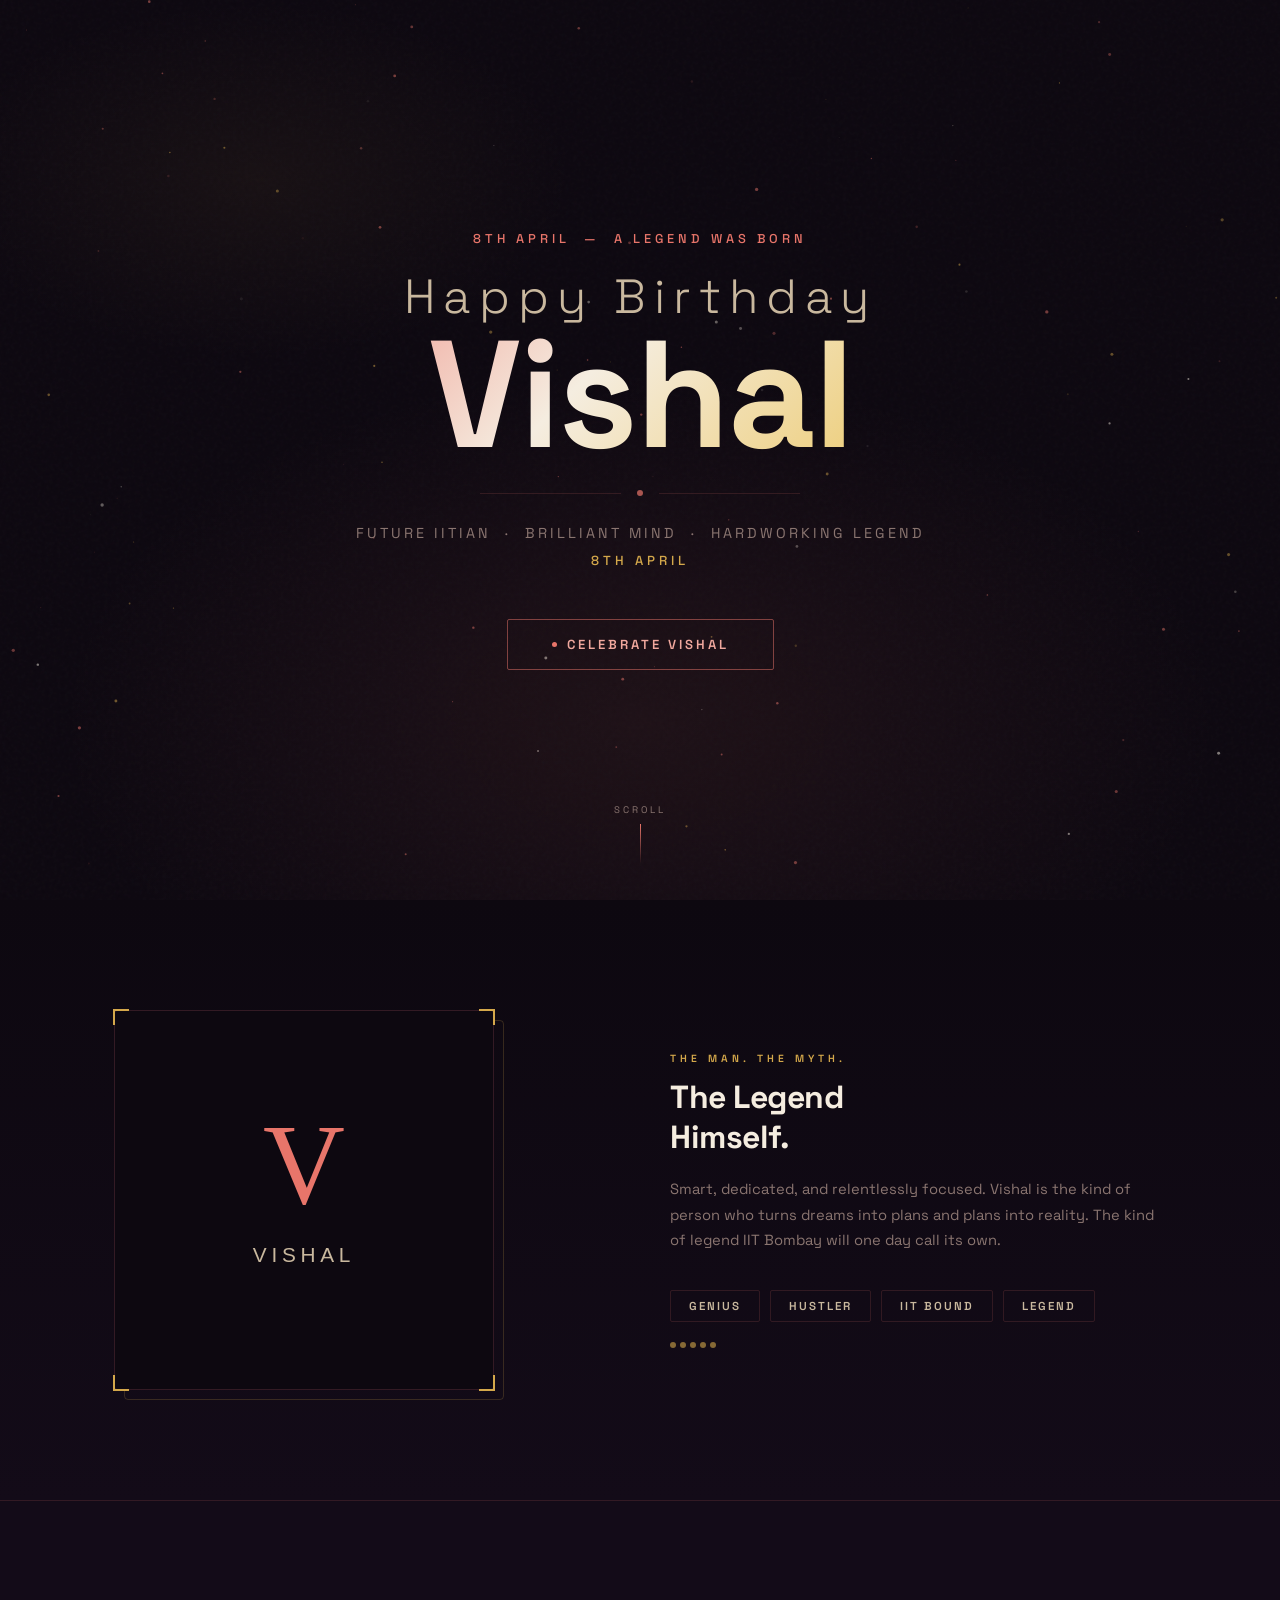
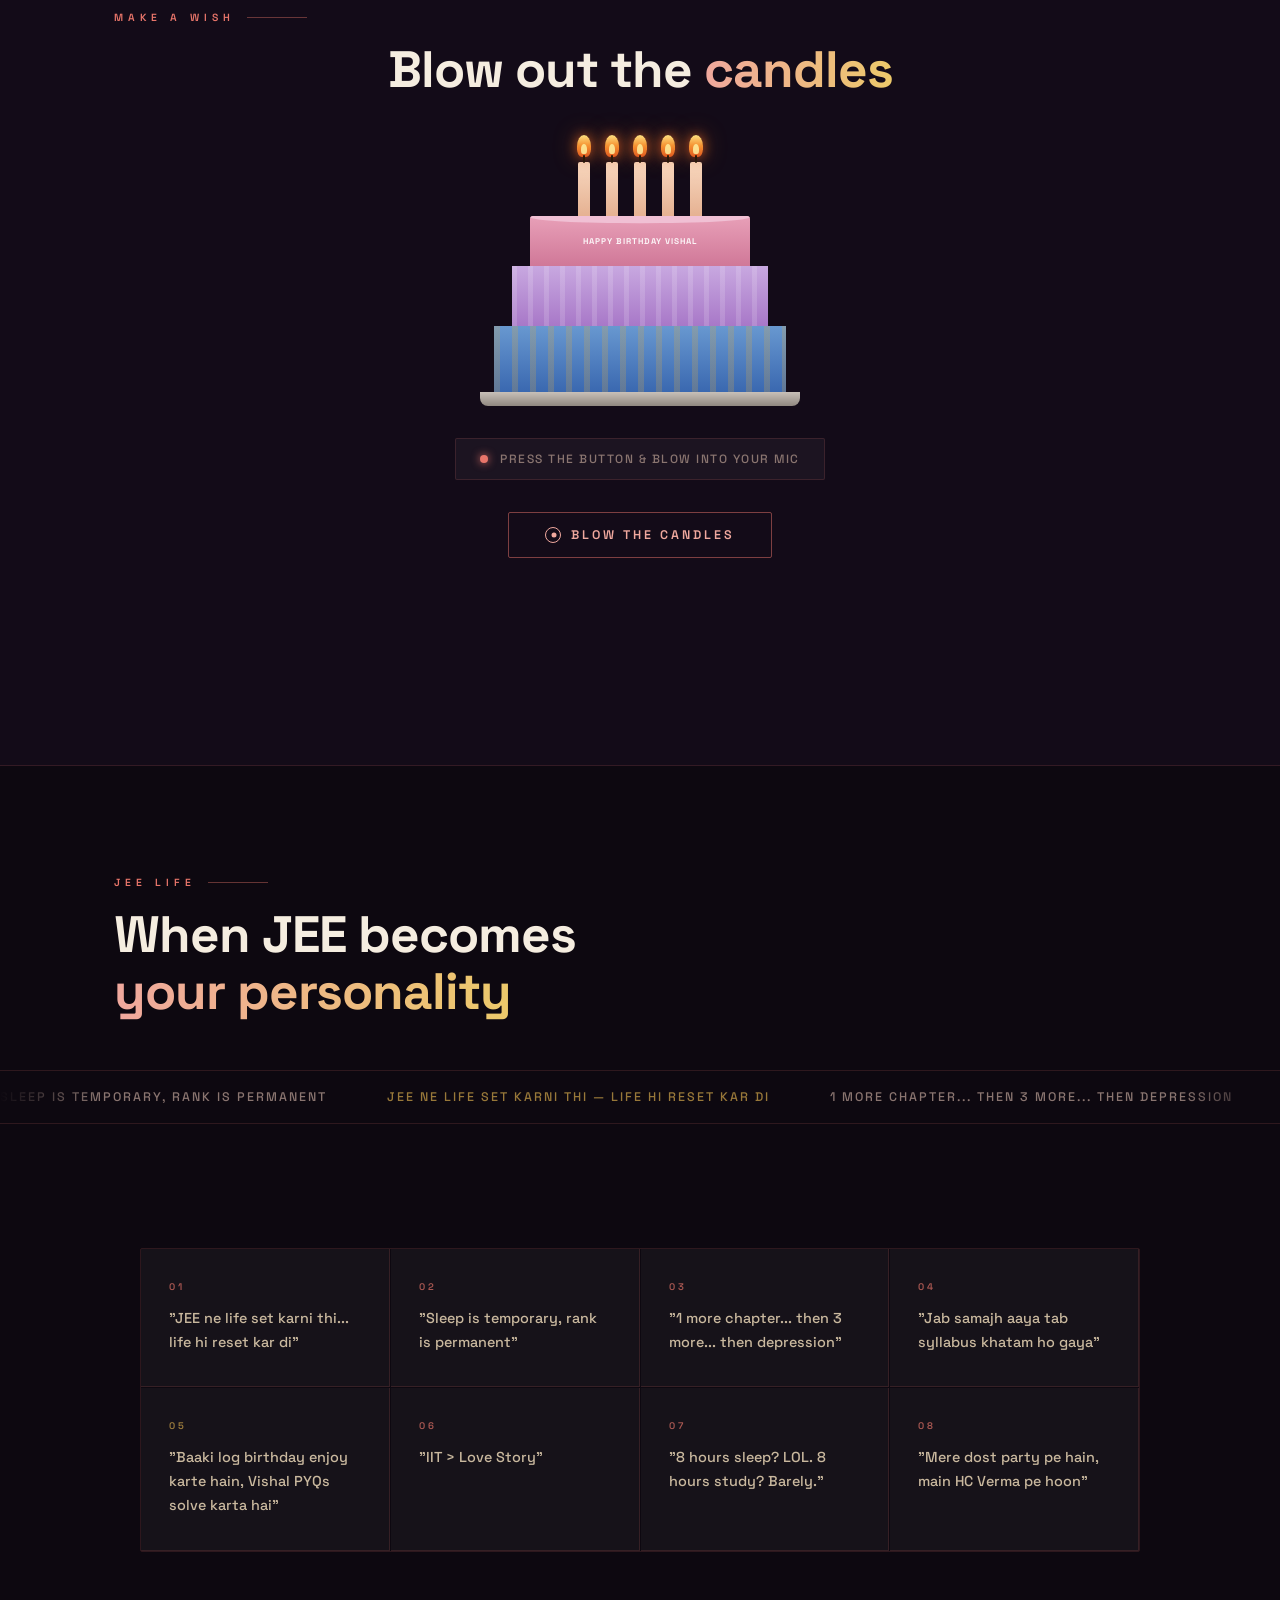
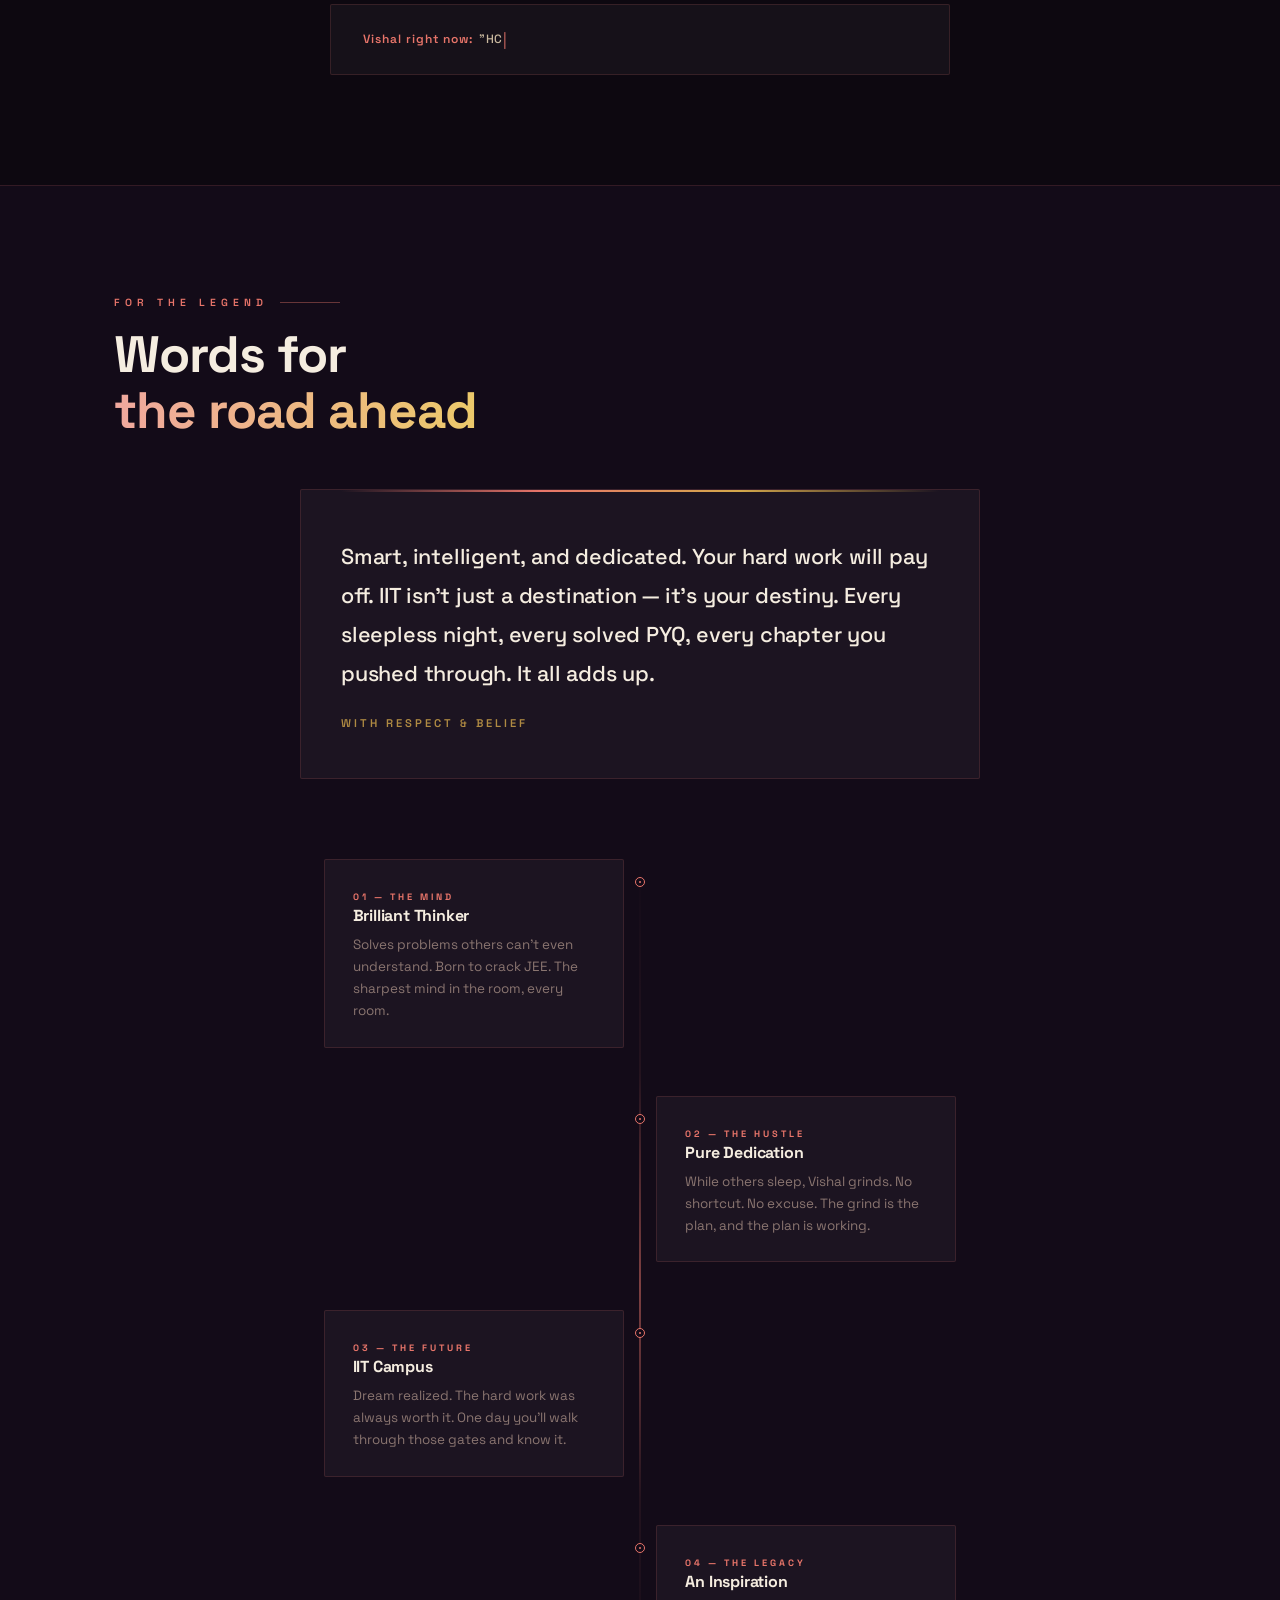
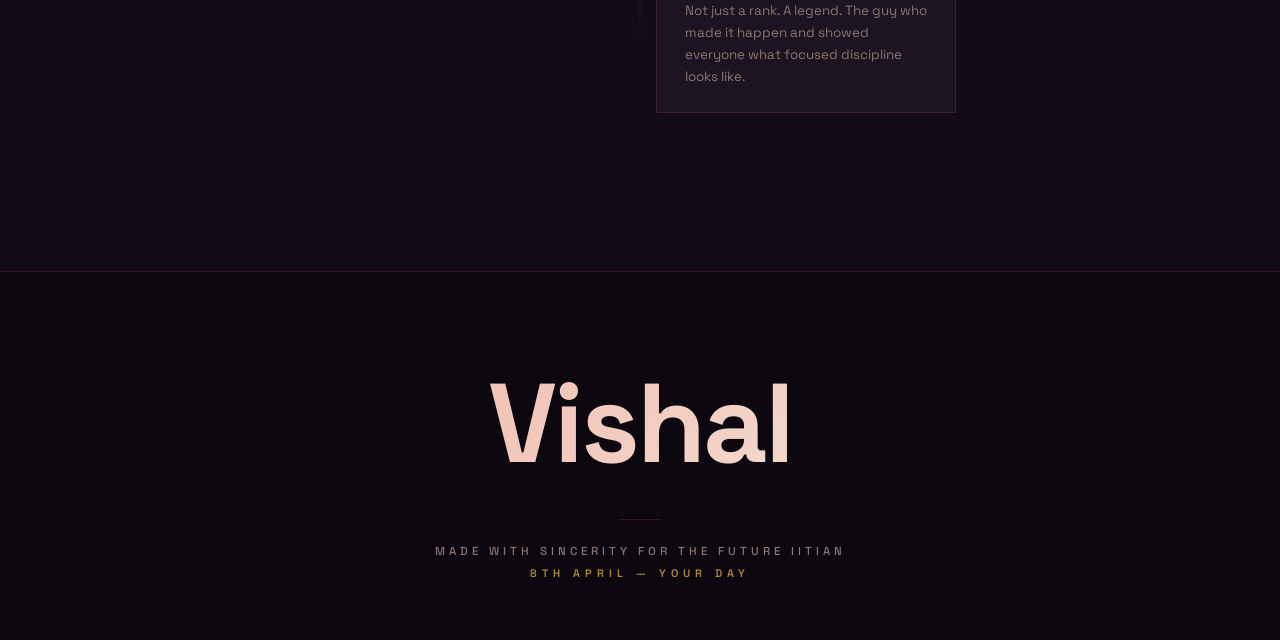
<file: index-7.html>
<!DOCTYPE html>
<html lang="en">
<head>
  <meta charset="UTF-8" />
  <meta name="viewport" content="width=device-width, initial-scale=1.0"/>
  <title>Happy Birthday Vishal</title>
  <style>
    /* ============================================================
       SPACE GROTESK — embedded from uploaded fonts
    ============================================================ */
    @font-face {
      font-family: 'Space Grotesk';
      src: url('SpaceGrotesk-Light.ttf') format('truetype');
      font-weight: 300;
    }
    @font-face {
      font-family: 'Space Grotesk';
      src: url('SpaceGrotesk-Regular.ttf') format('truetype');
      font-weight: 400;
    }
    @font-face {
      font-family: 'Space Grotesk';
      src: url('SpaceGrotesk-Medium.ttf') format('truetype');
      font-weight: 500;
    }
    @font-face {
      font-family: 'Space Grotesk';
      src: url('SpaceGrotesk-SemiBold.ttf') format('truetype');
      font-weight: 600;
    }
    @font-face {
      font-family: 'Space Grotesk';
      src: url('SpaceGrotesk-Bold.ttf') format('truetype');
      font-weight: 700;
    }

    /* ============================================================
       VARIABLES — Birthday: Deep Plum + Rose Gold + Cream
    ============================================================ */
    :root {
      --bg-base:      #0d0810;
      --bg-layer:     #130b18;
      --bg-card:      rgba(255,255,255,0.04);
      --rose:         #e8756a;
      --rose-light:   #f0a89e;
      --gold:         #d4a84b;
      --gold-light:   #ecc96a;
      --cream:        #f5ede0;
      --cream-dim:    #c9b89e;
      --text:         #f0e8e0;
      --text-muted:   #8a7570;
      --border:       rgba(232,117,106,0.15);
      --border-gold:  rgba(212,168,75,0.2);
      --font:         'Space Grotesk', sans-serif;
      --glow-rose:    0 0 30px rgba(232,117,106,0.4);
      --glow-gold:    0 0 30px rgba(212,168,75,0.4);
    }

    *, *::before, *::after { box-sizing: border-box; margin: 0; padding: 0; }
    html { scroll-behavior: smooth; }
    body {
      background: var(--bg-base);
      color: var(--text);
      font-family: var(--font);
      overflow-x: hidden;
    }

    ::-webkit-scrollbar { width: 4px; }
    ::-webkit-scrollbar-track { background: var(--bg-base); }
    ::-webkit-scrollbar-thumb { background: var(--rose); border-radius: 2px; }

    /* ============================================================
       CANVAS PARTICLES
    ============================================================ */
    #particleCanvas {
      position: fixed; top: 0; left: 0;
      width: 100%; height: 100%;
      pointer-events: none; z-index: 0;
    }

    /* ============================================================
       CONFETTI
    ============================================================ */
    #confettiContainer {
      position: fixed; top: 0; left: 0;
      width: 100%; height: 100%;
      pointer-events: none; z-index: 9999; overflow: hidden;
    }
    .confetti-piece {
      position: absolute;
      animation: confettiFall linear forwards;
    }
    @keyframes confettiFall {
      0%   { transform: translateY(-20px) rotate(0deg); opacity: 1; }
      100% { transform: translateY(110vh) rotate(720deg); opacity: 0; }
    }

    /* ============================================================
       HERO
    ============================================================ */
    .hero {
      position: relative; min-height: 100vh;
      display: flex; align-items: center; justify-content: center;
      overflow: hidden; z-index: 1;
    }
    .hero-bg {
      position: absolute; inset: 0;
      background:
        radial-gradient(ellipse 70% 60% at 50% 80%, rgba(232,117,106,0.08) 0%, transparent 65%),
        radial-gradient(ellipse 50% 40% at 20% 20%, rgba(212,168,75,0.05) 0%, transparent 50%);
    }
    /* Subtle grain */
    .hero-bg::after {
      content: '';
      position: absolute; inset: 0;
      background-image: url("data:image/svg+xml,%3Csvg viewBox='0 0 256 256' xmlns='http://www.w3.org/2000/svg'%3E%3Cfilter id='noise'%3E%3CfeTurbulence type='fractalNoise' baseFrequency='0.9' numOctaves='4' stitchTiles='stitch'/%3E%3C/filter%3E%3Crect width='100%25' height='100%25' filter='url(%23noise)' opacity='0.04'/%3E%3C/svg%3E");
      opacity: 0.6; pointer-events: none;
    }

    .hero-content {
      position: relative; z-index: 2;
      text-align: center; padding: 60px 24px;
      max-width: 860px;
    }

    .hero-eyebrow {
      font-size: clamp(0.65rem, 1.5vw, 0.8rem);
      font-weight: 500;
      letter-spacing: 4px;
      text-transform: uppercase;
      color: var(--rose);
      margin-bottom: 28px;
      opacity: 0;
      animation: fadeUp 0.9s ease forwards 0.3s;
    }
    .hero-title {
      font-size: clamp(3.5rem, 14vw, 9.5rem);
      font-weight: 700;
      line-height: 0.9;
      letter-spacing: -2px;
      margin-bottom: 14px;
      opacity: 0;
      animation: fadeUp 1s ease forwards 0.55s;
    }
    .hero-title .name {
      display: block;
      background: linear-gradient(135deg, var(--rose-light) 0%, var(--cream) 40%, var(--gold-light) 100%);
      -webkit-background-clip: text;
      -webkit-text-fill-color: transparent;
      background-clip: text;
    }
    .hero-title .happy {
      display: block;
      font-size: clamp(1.4rem, 4vw, 3rem);
      font-weight: 300;
      letter-spacing: 8px;
      color: var(--cream-dim);
      -webkit-text-fill-color: var(--cream-dim);
      margin-bottom: 8px;
    }

    .hero-divider {
      display: flex; align-items: center; gap: 16px;
      justify-content: center; margin: 28px auto;
      max-width: 320px;
      opacity: 0; animation: fadeUp 1s ease forwards 0.8s;
    }
    .hero-divider span { flex: 1; height: 1px; background: var(--border); }
    .hero-divider i {
      width: 6px; height: 6px; border-radius: 50%;
      background: var(--rose); opacity: 0.7;
    }

    .hero-sub {
      font-size: clamp(0.75rem, 1.8vw, 0.9rem);
      font-weight: 400;
      color: var(--text-muted);
      letter-spacing: 3px;
      text-transform: uppercase;
      margin-bottom: 10px;
      opacity: 0; animation: fadeUp 1s ease forwards 1s;
    }
    .hero-date {
      font-size: clamp(0.7rem, 1.5vw, 0.82rem);
      font-weight: 500;
      color: var(--gold);
      letter-spacing: 4px;
      text-transform: uppercase;
      margin-bottom: 50px;
      opacity: 0; animation: fadeUp 1s ease forwards 1.15s;
    }

    .hero-btn {
      display: inline-flex; align-items: center; gap: 10px;
      background: transparent;
      border: 1px solid rgba(232,117,106,0.5);
      color: var(--rose-light);
      padding: 16px 44px;
      font-family: var(--font);
      font-size: 0.82rem;
      font-weight: 600;
      letter-spacing: 3px;
      text-transform: uppercase;
      border-radius: 2px;
      cursor: pointer;
      transition: all 0.3s ease;
      opacity: 0; animation: fadeUp 1s ease forwards 1.35s;
      position: relative; overflow: hidden;
    }
    .hero-btn::before {
      content: '';
      position: absolute; inset: 0;
      background: linear-gradient(135deg, rgba(232,117,106,0.1), rgba(212,168,75,0.08));
      transform: translateX(-100%);
      transition: transform 0.4s ease;
    }
    .hero-btn:hover::before { transform: translateX(0); }
    .hero-btn:hover {
      border-color: var(--rose);
      box-shadow: var(--glow-rose);
      transform: translateY(-2px);
    }
    .hero-btn-dot {
      width: 5px; height: 5px; border-radius: 50%;
      background: var(--rose);
      animation: btnDotPulse 2s ease-in-out infinite;
    }
    @keyframes btnDotPulse {
      0%,100% { transform: scale(1); opacity: 1; }
      50% { transform: scale(1.5); opacity: 0.6; }
    }

    .scroll-indicator {
      position: absolute; bottom: 36px; left: 50%;
      transform: translateX(-50%); z-index: 2;
      opacity: 0; animation: fadeIn 1s ease forwards 2s;
      display: flex; flex-direction: column; align-items: center; gap: 8px;
    }
    .scroll-label {
      font-size: 0.6rem; letter-spacing: 3px; color: var(--text-muted);
      text-transform: uppercase;
    }
    .scroll-line {
      width: 1px; height: 40px;
      background: linear-gradient(to bottom, var(--rose), transparent);
      animation: scrollPulse 2s ease-in-out infinite;
    }
    @keyframes scrollPulse {
      0%,100% { opacity: 0.3; transform: scaleY(1); }
      50% { opacity: 0.8; transform: scaleY(1.1); }
    }

    @keyframes fadeUp {
      from { opacity: 0; transform: translateY(24px); }
      to   { opacity: 1; transform: translateY(0); }
    }
    @keyframes fadeIn {
      from { opacity: 0; } to { opacity: 1; }
    }

    /* ============================================================
       SHARED
    ============================================================ */
    section { position: relative; z-index: 1; }

    .reveal { opacity: 0; transform: translateY(32px); transition: opacity 0.8s ease, transform 0.8s ease; }
    .reveal.visible { opacity: 1; transform: translateY(0); }
    .reveal-left { opacity: 0; transform: translateX(-40px); transition: opacity 0.8s ease, transform 0.8s ease; }
    .reveal-left.visible { opacity: 1; transform: translateX(0); }
    .reveal-right { opacity: 0; transform: translateX(40px); transition: opacity 0.8s ease, transform 0.8s ease; }
    .reveal-right.visible { opacity: 1; transform: translateX(0); }

    .section-wrap {
      max-width: 1100px; margin: 0 auto;
      padding: 110px 24px;
    }
    .section-label {
      font-size: 0.65rem; font-weight: 600;
      letter-spacing: 5px; text-transform: uppercase;
      color: var(--rose); margin-bottom: 18px;
      display: flex; align-items: center; gap: 12px;
    }
    .section-label::after {
      content: ''; flex: 1; max-width: 60px; height: 1px;
      background: var(--rose); opacity: 0.4;
    }
    .section-title {
      font-size: clamp(1.8rem, 5vw, 3.2rem);
      font-weight: 700;
      letter-spacing: -1px;
      line-height: 1.1;
      color: var(--cream);
      margin-bottom: 50px;
    }
    .section-title em {
      font-style: normal;
      background: linear-gradient(90deg, var(--rose-light), var(--gold-light));
      -webkit-background-clip: text;
      -webkit-text-fill-color: transparent;
      background-clip: text;
    }

    /* ============================================================
       PHOTO SECTION
    ============================================================ */
    .photo-section {
      background: linear-gradient(180deg, var(--bg-base) 0%, var(--bg-layer) 100%);
    }
    .photo-layout {
      display: grid;
      grid-template-columns: 1fr 1fr;
      gap: 60px; align-items: center;
    }
    .photo-left { }
    .photo-frame {
      position: relative;
      width: 100%; max-width: 380px;
      aspect-ratio: 1;
      cursor: pointer;
      transition: transform 0.1s ease;
    }
    .photo-frame-inner {
      width: 100%; height: 100%;
      border-radius: 4px; overflow: hidden;
      background: var(--bg-layer);
      border: 1px solid var(--border);
      position: relative;
    }
    .photo-frame-inner img {
      width: 100%; height: 100%;
      object-fit: cover;
      transition: transform 0.5s ease;
      display: block;
    }
    .photo-frame:hover .photo-frame-inner img { transform: scale(1.05); }
    .photo-frame::before {
      content: '';
      position: absolute;
      top: 10px; left: 10px; right: -10px; bottom: -10px;
      border: 1px solid rgba(212,168,75,0.2);
      border-radius: 4px;
      z-index: -1;
      transition: all 0.3s ease;
    }
    .photo-frame:hover::before {
      top: 14px; left: 14px; right: -14px; bottom: -14px;
      border-color: rgba(212,168,75,0.4);
    }
    .photo-corner {
      position: absolute;
      width: 16px; height: 16px;
      border-color: var(--gold);
      border-style: solid;
      z-index: 3;
    }
    .photo-corner.tl { top: -1px; left: -1px; border-width: 2px 0 0 2px; }
    .photo-corner.tr { top: -1px; right: -1px; border-width: 2px 2px 0 0; }
    .photo-corner.bl { bottom: -1px; left: -1px; border-width: 0 0 2px 2px; }
    .photo-corner.br { bottom: -1px; right: -1px; border-width: 0 2px 2px 0; }

    .photo-right { }
    .photo-caption-label {
      font-size: 0.65rem; font-weight: 600;
      letter-spacing: 4px; text-transform: uppercase;
      color: var(--gold); margin-bottom: 12px;
    }
    .photo-caption-title {
      font-size: clamp(1.4rem, 3vw, 2rem);
      font-weight: 700; letter-spacing: -0.5px;
      color: var(--cream); margin-bottom: 20px;
      line-height: 1.25;
    }
    .photo-caption-desc {
      font-size: 0.92rem; font-weight: 400;
      color: var(--text-muted); line-height: 1.75;
      margin-bottom: 36px;
    }
    .badges {
      display: flex; flex-wrap: wrap; gap: 10px;
    }
    .badge {
      padding: 8px 18px;
      border: 1px solid var(--border);
      border-radius: 2px;
      font-size: 0.72rem; font-weight: 600;
      letter-spacing: 2px; text-transform: uppercase;
      color: var(--cream-dim);
      transition: all 0.3s;
      cursor: default;
      position: relative; overflow: hidden;
    }
    .badge:hover {
      border-color: var(--rose);
      color: var(--rose-light);
      background: rgba(232,117,106,0.06);
    }
    .badge-stars {
      display: flex; gap: 4px; margin-top: 20px;
    }
    .badge-stars span {
      width: 6px; height: 6px; border-radius: 50%;
      background: var(--gold); opacity: 0.6;
    }
    .badge-stars span:nth-child(1) { animation: starPop 2s ease-in-out 0s infinite; }
    .badge-stars span:nth-child(2) { animation: starPop 2s ease-in-out 0.4s infinite; }
    .badge-stars span:nth-child(3) { animation: starPop 2s ease-in-out 0.8s infinite; }
    .badge-stars span:nth-child(4) { animation: starPop 2s ease-in-out 1.2s infinite; }
    .badge-stars span:nth-child(5) { animation: starPop 2s ease-in-out 1.6s infinite; }
    @keyframes starPop {
      0%,100% { transform: scale(1); opacity: 0.4; }
      50% { transform: scale(1.8); opacity: 1; background: var(--gold-light); }
    }

    /* ============================================================
       CAKE SECTION
    ============================================================ */
    .cake-section {
      background: var(--bg-layer);
      border-top: 1px solid var(--border);
      border-bottom: 1px solid var(--border);
    }
    .cake-header { text-align: center; margin-bottom: 64px; }
    .cake-area {
      display: flex; flex-direction: column;
      align-items: center; gap: 32px;
    }

    /* Cake */
    .cake-container {
      display: flex; flex-direction: column; align-items: center;
    }
    .candles-row {
      display: flex; gap: 16px; align-items: flex-end; margin-bottom: -2px;
    }
    .candle {
      position: relative;
      width: 12px; height: 56px;
      border-radius: 2px;
      background: linear-gradient(180deg, #f8d8c0 0%, #e5b090 100%);
    }
    .candle::after {
      content: ''; position: absolute;
      top: -7px; left: 50%; transform: translateX(-50%);
      width: 2px; height: 8px;
      background: #2a1a0a; border-radius: 1px;
    }
    .flame {
      position: absolute;
      bottom: calc(100% + 5px);
      left: 50%; transform: translateX(-50%);
      width: 14px; height: 22px;
      background: linear-gradient(to top, #e05a20, #f59030, #fde080);
      border-radius: 50% 50% 35% 35%;
      box-shadow: 0 0 12px rgba(224,90,32,0.8), 0 0 24px rgba(245,144,48,0.4);
      animation: flameDance 0.18s ease-in-out infinite alternate;
      transform-origin: bottom center;
      transition: opacity 0.4s, transform 0.4s;
    }
    .flame-inner {
      position: absolute; bottom: 3px; left: 50%;
      transform: translateX(-50%);
      width: 6px; height: 10px;
      background: #fef0a0;
      border-radius: 50% 50% 35% 35%;
      opacity: 0.85;
    }
    @keyframes flameDance {
      from { transform: translateX(-50%) scaleX(0.88) rotate(-3deg); }
      to   { transform: translateX(-50%) scaleX(1.12) rotate(3deg); }
    }
    .flame.extinguished {
      opacity: 0; transform: translateX(-50%) scaleY(0);
    }
    .smoke {
      position: absolute;
      bottom: calc(100% + 6px);
      left: 50%; transform: translateX(-50%);
      width: 4px; opacity: 0;
      display: flex; flex-direction: column; align-items: center; gap: 2px;
      pointer-events: none; transition: opacity 0.2s;
    }
    .smoke.active { opacity: 1; animation: smokeRise 1.5s ease-out forwards; }
    .smoke::before, .smoke::after {
      content: ''; display: block;
      width: 5px; height: 7px;
      background: rgba(160,140,130,0.45);
      border-radius: 50%;
      animation: smokePuff 1.5s ease-out infinite;
    }
    .smoke::after { animation-delay: 0.5s; width: 8px; height: 9px; }
    @keyframes smokeRise { from { transform: translateX(-50%) translateY(0); } to { transform: translateX(-50%) translateY(-38px); } }
    @keyframes smokePuff { from { transform: scale(0.5); opacity: 0.7; } to { transform: scale(2.2); opacity: 0; } }

    /* Cake body */
    .cake-body { display: flex; flex-direction: column; align-items: center; }
    .cake-tier-1 {
      width: 220px; height: 50px;
      background: linear-gradient(180deg, #e8a0b8 0%, #d07898 100%);
      border-radius: 3px 3px 0 0;
      display: flex; align-items: center; justify-content: center;
      position: relative; overflow: hidden;
    }
    .cake-tier-1::before {
      content: '';
      position: absolute; top: 0; left: 0; right: 0;
      height: 12px; background: #f0c0d4;
      border-radius: 50%; transform: translateY(-40%);
    }
    .cake-text {
      font-size: 0.52rem; font-weight: 700;
      color: rgba(255,255,255,0.9); letter-spacing: 1px;
      text-transform: uppercase; text-align: center;
      position: relative; z-index: 1;
    }
    .cake-tier-2 {
      width: 256px; height: 60px;
      background: linear-gradient(180deg, #c8a8e0 0%, #a878c8 100%);
    }
    .cake-tier-2::after {
      content: '';
      display: block; width: 100%; height: 100%;
      background: repeating-linear-gradient(90deg, rgba(255,255,255,0.15) 0, rgba(255,255,255,0.15) 5px, transparent 5px, transparent 16px);
    }
    .cake-tier-3 {
      width: 292px; height: 66px;
      background: linear-gradient(180deg, #6898d0 0%, #3a68b0 100%);
    }
    .cake-tier-3::after {
      content: '';
      display: block; width: 100%; height: 100%;
      background: repeating-linear-gradient(90deg, rgba(212,168,75,0.25) 0, rgba(212,168,75,0.25) 6px, transparent 6px, transparent 18px);
    }
    .cake-plate {
      width: 320px; height: 14px;
      background: linear-gradient(180deg, #c8c0b8, #908880);
      border-radius: 0 0 8px 8px;
    }

    /* Blow controls */
    .blow-status {
      display: flex; align-items: center; gap: 12px;
      padding: 12px 24px;
      border: 1px solid var(--border);
      border-radius: 2px;
      background: var(--bg-card);
    }
    .status-dot {
      width: 8px; height: 8px; border-radius: 50%;
      background: var(--rose);
      box-shadow: 0 0 8px var(--rose);
    }
    .status-dot.listening {
      background: #60d090;
      box-shadow: 0 0 14px #60d090;
      animation: dotPulse 0.6s ease-in-out infinite alternate;
    }
    .status-dot.blown {
      background: var(--gold);
      box-shadow: var(--glow-gold);
    }
    @keyframes dotPulse { from { transform: scale(0.7); } to { transform: scale(1.4); } }
    #micStatusText {
      font-size: 0.75rem; font-weight: 500;
      letter-spacing: 1.5px; color: var(--text-muted);
      text-transform: uppercase;
    }

    .blow-controls { display: flex; gap: 14px; flex-wrap: wrap; justify-content: center; }

    .blow-btn {
      display: inline-flex; align-items: center; gap: 10px;
      background: transparent;
      border: 1px solid rgba(232,117,106,0.5);
      color: var(--rose-light);
      padding: 14px 36px;
      font-family: var(--font);
      font-size: 0.78rem; font-weight: 600;
      letter-spacing: 3px; text-transform: uppercase;
      border-radius: 2px; cursor: pointer;
      transition: all 0.3s;
    }
    .blow-btn:hover {
      border-color: var(--rose);
      box-shadow: var(--glow-rose);
      background: rgba(232,117,106,0.06);
    }
    .blow-btn.active-mic {
      border-color: #60d090; color: #60d090;
      animation: activePulse 0.7s ease-in-out infinite alternate;
    }
    @keyframes activePulse {
      from { box-shadow: 0 0 8px rgba(96,208,144,0.4); }
      to   { box-shadow: 0 0 24px rgba(96,208,144,0.7); }
    }
    .blow-btn-icon {
      width: 16px; height: 16px;
      border-radius: 50%;
      border: 1.5px solid currentColor;
      position: relative; flex-shrink: 0;
    }
    .blow-btn-icon::after {
      content: '';
      position: absolute;
      top: 50%; left: 55%; transform: translate(-50%, -50%);
      width: 5px; height: 5px;
      background: currentColor; border-radius: 50%;
    }

    .relight-btn {
      background: transparent;
      border: 1px solid var(--border-gold);
      color: var(--gold);
      padding: 14px 36px;
      font-family: var(--font);
      font-size: 0.78rem; font-weight: 600;
      letter-spacing: 3px; text-transform: uppercase;
      border-radius: 2px; cursor: pointer;
      transition: all 0.3s;
    }
    .relight-btn:hover {
      border-color: var(--gold);
      box-shadow: var(--glow-gold);
    }

    .wish-message {
      text-align: center;
      opacity: 0; transform: translateY(16px);
      transition: all 0.6s ease; pointer-events: none;
    }
    .wish-message.visible {
      opacity: 1; transform: translateY(0);
    }
    .wish-text {
      font-size: clamp(1.2rem, 3.5vw, 2rem);
      font-weight: 700; letter-spacing: -0.5px;
      color: var(--cream); margin-bottom: 8px;
    }
    .wish-sub {
      font-size: 0.8rem; font-weight: 400;
      color: var(--gold); letter-spacing: 3px;
      text-transform: uppercase;
    }

    /* ============================================================
       SARCASM SECTION
    ============================================================ */
    .sarcasm-section {
      background: var(--bg-base);
    }
    .ticker-wrapper {
      overflow: hidden;
      border-top: 1px solid var(--border);
      border-bottom: 1px solid var(--border);
      padding: 18px 0;
      margin-bottom: 64px;
      position: relative;
    }
    .ticker-wrapper::before, .ticker-wrapper::after {
      content: ''; position: absolute; top: 0; bottom: 0;
      width: 100px; z-index: 1; pointer-events: none;
    }
    .ticker-wrapper::before { left: 0; background: linear-gradient(90deg, var(--bg-base), transparent); }
    .ticker-wrapper::after  { right: 0; background: linear-gradient(-90deg, var(--bg-base), transparent); }
    .ticker-track {
      display: flex; gap: 60px; width: max-content;
      animation: tickerScroll 50s linear infinite;
      white-space: nowrap;
    }
    .ticker-track span {
      font-size: 0.78rem; font-weight: 500;
      letter-spacing: 2px; color: var(--text-muted);
      text-transform: uppercase;
    }
    .ticker-track span:nth-child(even) { color: var(--gold); opacity: 0.7; }
    @keyframes tickerScroll { from { transform: translateX(0); } to { transform: translateX(-50%); } }

    .sarcasm-cards {
      display: grid;
      grid-template-columns: repeat(auto-fill, minmax(240px, 1fr));
      gap: 1px;
      border: 1px solid var(--border);
      max-width: 1000px; margin: 0 auto 52px;
      border-radius: 2px; overflow: hidden;
    }
    .s-card {
      background: var(--bg-card);
      padding: 32px 28px;
      border: none;
      border-right: 1px solid var(--border);
      border-bottom: 1px solid var(--border);
      transition: all 0.3s;
      cursor: default;
      position: relative; overflow: hidden;
    }
    .s-card::before {
      content: '';
      position: absolute; top: 0; left: 0;
      width: 2px; height: 100%;
      background: var(--rose);
      transform: scaleY(0); transform-origin: top;
      transition: transform 0.3s ease;
    }
    .s-card:hover::before { transform: scaleY(1); }
    .s-card:hover { background: rgba(232,117,106,0.04); }
    .s-card.featured::before { background: var(--gold); }
    .s-card.featured:hover { background: rgba(212,168,75,0.04); }

    .s-card-num {
      font-size: 0.6rem; font-weight: 600;
      letter-spacing: 3px; color: var(--rose);
      margin-bottom: 14px; display: block;
      opacity: 0.7;
    }
    .s-card.featured .s-card-num { color: var(--gold); }
    .s-card p {
      font-size: 0.9rem; font-weight: 500;
      line-height: 1.65; color: var(--cream-dim);
    }

    .typing-container {
      max-width: 620px; margin: 0 auto;
      padding: 24px 32px;
      border: 1px solid var(--border);
      border-radius: 2px;
      background: var(--bg-card);
      display: flex; align-items: center; gap: 0;
      flex-wrap: wrap;
    }
    .typing-prefix {
      font-size: 0.75rem; font-weight: 600;
      color: var(--rose); letter-spacing: 1px;
      margin-right: 6px;
    }
    .typing-text {
      font-size: 0.75rem; font-weight: 500;
      color: var(--cream-dim); letter-spacing: 0.5px;
    }
    .typing-cursor {
      color: var(--rose);
      animation: blink 0.85s step-end infinite;
      font-weight: 300;
    }
    @keyframes blink { 0%,100% { opacity: 1; } 50% { opacity: 0; } }

    /* ============================================================
       MOTIVATION SECTION
    ============================================================ */
    .motivation-section {
      background: var(--bg-layer);
      border-top: 1px solid var(--border);
    }
    .quote-block {
      max-width: 680px; margin: 0 auto 80px;
      padding: 48px 40px;
      border: 1px solid var(--border);
      border-radius: 2px; position: relative;
      background: var(--bg-card);
    }
    .quote-line {
      position: absolute; top: 0; left: 40px; right: 40px;
      height: 2px;
      background: linear-gradient(90deg, transparent, var(--rose), var(--gold), transparent);
    }
    .quote-body {
      font-size: clamp(1rem, 2.2vw, 1.35rem);
      font-weight: 500; line-height: 1.8;
      color: var(--cream); letter-spacing: -0.2px;
    }
    .quote-attr {
      margin-top: 22px;
      font-size: 0.7rem; font-weight: 600;
      letter-spacing: 3px; text-transform: uppercase;
      color: var(--gold); opacity: 0.8;
    }

    /* Timeline */
    .timeline {
      max-width: 820px; margin: 0 auto;
      position: relative;
    }
    .timeline::before {
      content: ''; position: absolute;
      top: 0; bottom: 0; left: 50%;
      transform: translateX(-50%);
      width: 1px;
      background: linear-gradient(180deg, transparent, var(--border), var(--rose), var(--border), transparent);
    }
    .timeline-item {
      display: flex;
      justify-content: flex-end;
      padding: 0 52% 0 0;
      margin-bottom: 48px;
      position: relative;
    }
    .timeline-item.right {
      justify-content: flex-start;
      padding: 0 0 0 52%;
    }
    .tl-dot {
      position: absolute;
      top: 18px; left: 50%; transform: translateX(-50%);
      width: 10px; height: 10px; border-radius: 50%;
      background: var(--bg-layer);
      border: 1px solid var(--rose);
      z-index: 2;
    }
    .tl-dot::after {
      content: ''; position: absolute;
      inset: 3px; border-radius: 50%;
      background: var(--rose);
    }
    .tl-card {
      background: var(--bg-card);
      border: 1px solid var(--border);
      border-radius: 2px;
      padding: 24px 28px;
      max-width: 300px; width: 100%;
      transition: all 0.3s;
      position: relative; overflow: hidden;
    }
    .tl-card::before {
      content: '';
      position: absolute; bottom: 0; left: 0; right: 0;
      height: 1px;
      background: linear-gradient(90deg, var(--rose), transparent);
      transform: scaleX(0); transform-origin: left;
      transition: transform 0.4s ease;
    }
    .tl-card:hover::before { transform: scaleX(1); }
    .tl-card:hover { border-color: rgba(232,117,106,0.3); }
    .tl-num {
      font-size: 0.58rem; font-weight: 700;
      letter-spacing: 3px; color: var(--rose);
      margin-bottom: 8px; text-transform: uppercase;
    }
    .tl-card h3 {
      font-size: 1rem; font-weight: 700;
      color: var(--cream); margin-bottom: 8px;
      letter-spacing: -0.2px;
    }
    .tl-card p {
      font-size: 0.84rem; font-weight: 400;
      color: var(--text-muted); line-height: 1.65;
    }

    /* ============================================================
       FOOTER
    ============================================================ */
    .footer {
      padding: 80px 24px 60px;
      background: var(--bg-base);
      border-top: 1px solid var(--border);
      text-align: center;
    }
    .footer-name {
      font-size: clamp(3rem, 12vw, 7rem);
      font-weight: 700; letter-spacing: -3px;
      background: linear-gradient(135deg, var(--rose-light) 0%, var(--cream) 50%, var(--gold-light) 100%);
      -webkit-background-clip: text;
      -webkit-text-fill-color: transparent;
      background-clip: text;
      background-size: 200%;
      animation: shimmer 4s linear infinite;
      margin-bottom: 20px;
    }
    @keyframes shimmer { from { background-position: 0%; } to { background-position: 200%; } }
    .footer-meta {
      font-size: 0.72rem; font-weight: 500;
      letter-spacing: 4px; color: var(--text-muted);
      text-transform: uppercase; margin-bottom: 8px;
    }
    .footer-date {
      font-size: 0.68rem; font-weight: 600;
      letter-spacing: 5px; color: var(--gold);
      text-transform: uppercase; opacity: 0.8;
    }
    .footer-divider {
      width: 40px; height: 1px;
      background: var(--border); margin: 24px auto;
    }

    /* ============================================================
       RESPONSIVE
    ============================================================ */
    @media (max-width: 768px) {
      .photo-layout { grid-template-columns: 1fr; gap: 40px; }
      .photo-frame { max-width: 300px; margin: 0 auto; }
      .timeline::before { left: 20px; }
      .timeline-item, .timeline-item.right {
        justify-content: flex-end;
        padding: 0 0 0 56px;
      }
      .tl-dot { left: 20px; }
      .tl-card { max-width: 100%; }
      .sarcasm-cards { grid-template-columns: 1fr 1fr; }
      .cake-tier-1 { width: 180px; }
      .cake-tier-2 { width: 216px; }
      .cake-tier-3 { width: 252px; }
      .cake-plate { width: 278px; }
    }
    @media (max-width: 480px) {
      .sarcasm-cards { grid-template-columns: 1fr; }
      .blow-controls { flex-direction: column; align-items: center; }
    }
  </style>
</head>
<body>

<canvas id="particleCanvas"></canvas>
<div id="confettiContainer"></div>

<!-- ==================== HERO ==================== -->
<section class="hero" id="hero">
  <div class="hero-bg"></div>
  <div class="hero-content">
    <p class="hero-eyebrow">8th April &nbsp;&mdash;&nbsp; A Legend Was Born</p>
    <h1 class="hero-title">
      <span class="happy">Happy Birthday</span>
      <span class="name">Vishal</span>
    </h1>
    <div class="hero-divider">
      <span></span><i></i><span></span>
    </div>
    <p class="hero-sub">Future IITian &nbsp;&middot;&nbsp; Brilliant Mind &nbsp;&middot;&nbsp; Hardworking Legend</p>
    <p class="hero-date">8th April</p>
    <button class="hero-btn" id="celebrateBtn">
      <span class="hero-btn-dot"></span>
      Celebrate Vishal
    </button>
  </div>
  <div class="scroll-indicator">
    <span class="scroll-label">Scroll</span>
    <div class="scroll-line"></div>
  </div>
</section>

<!-- ==================== PHOTO ==================== -->
<section class="photo-section reveal" id="photo">
  <div class="section-wrap">
    <div class="photo-layout">
      <div class="photo-left">
        <div class="photo-frame" id="photoFrame">
          <div class="photo-corner tl"></div>
          <div class="photo-corner tr"></div>
          <div class="photo-corner bl"></div>
          <div class="photo-corner br"></div>
          <div class="photo-frame-inner">
            <img src="https://i.ibb.co/placeholder/vishal.jpg" alt="Vishal" id="vishalPhoto"
              onerror="this.src='data:image/svg+xml;utf8,<svg xmlns=%22http://www.w3.org/2000/svg%22 width=%22400%22 height=%22400%22><rect fill=%22%230d0810%22 width=%22400%22 height=%22400%22/><text x=%2250%25%22 y=%2244%25%22 dominant-baseline=%22middle%22 text-anchor=%22middle%22 fill=%22%23e8756a%22 font-size=%22120%22 font-family=%22Georgia%22>V</text><text x=%2250%25%22 y=%2265%25%22 dominant-baseline=%22middle%22 text-anchor=%22middle%22 fill=%22%23c9b89e%22 font-size=%2222%22 font-family=%22Arial%22 letter-spacing=%225%22>VISHAL</text></svg>'"/>
          </div>
        </div>
      </div>
      <div class="photo-right reveal-right">
        <p class="photo-caption-label">The Man. The Myth.</p>
        <h2 class="photo-caption-title">The Legend<br/>Himself.</h2>
        <p class="photo-caption-desc">Smart, dedicated, and relentlessly focused. Vishal is the kind of person who turns dreams into plans and plans into reality. The kind of legend IIT Bombay will one day call its own.</p>
        <div class="badges">
          <span class="badge">Genius</span>
          <span class="badge">Hustler</span>
          <span class="badge">IIT Bound</span>
          <span class="badge">Legend</span>
        </div>
        <div class="badge-stars">
          <span></span><span></span><span></span><span></span><span></span>
        </div>
      </div>
    </div>
  </div>
</section>

<!-- ==================== CAKE ==================== -->
<section class="cake-section reveal" id="cake">
  <div class="section-wrap">
    <div class="cake-header">
      <p class="section-label">Make a Wish</p>
      <h2 class="section-title">Blow out the <em>candles</em></h2>
    </div>
    <div class="cake-area">
      <!-- Cake -->
      <div class="cake-container" id="cakeContainer">
        <div class="candles-row" id="candlesRow">
          <div class="candle" data-id="1"><div class="flame" id="flame1"><div class="flame-inner"></div></div><div class="smoke" id="smoke1"></div></div>
          <div class="candle" data-id="2"><div class="flame" id="flame2"><div class="flame-inner"></div></div><div class="smoke" id="smoke2"></div></div>
          <div class="candle" data-id="3"><div class="flame" id="flame3"><div class="flame-inner"></div></div><div class="smoke" id="smoke3"></div></div>
          <div class="candle" data-id="4"><div class="flame" id="flame4"><div class="flame-inner"></div></div><div class="smoke" id="smoke4"></div></div>
          <div class="candle" data-id="5"><div class="flame" id="flame5"><div class="flame-inner"></div></div><div class="smoke" id="smoke5"></div></div>
        </div>
        <div class="cake-body">
          <div class="cake-tier-1"><span class="cake-text">Happy Birthday Vishal</span></div>
          <div class="cake-tier-2"></div>
          <div class="cake-tier-3"></div>
          <div class="cake-plate"></div>
        </div>
      </div>

      <!-- Status -->
      <div class="blow-status" id="micStatus">
        <div class="status-dot" id="micRing"></div>
        <span id="micStatusText">Press the button &amp; blow into your mic</span>
      </div>

      <!-- Controls -->
      <div class="blow-controls">
        <button class="blow-btn" id="blowBtn">
          <span class="blow-btn-icon"></span>
          Blow the Candles
        </button>
        <button class="relight-btn" id="relightBtn" style="display:none">
          Relight Candles
        </button>
      </div>

      <!-- Wish -->
      <div class="wish-message" id="wishMessage">
        <p class="wish-text">Make a wish, Vishal.</p>
        <p class="wish-sub">IIT isn't a dream &mdash; it's your destiny</p>
      </div>
    </div>
  </div>
</section>

<!-- ==================== SARCASM ==================== -->
<section class="sarcasm-section reveal" id="sarcasm">
  <div class="section-wrap" style="padding-bottom: 0;">
    <p class="section-label">JEE Life</p>
    <h2 class="section-title">When JEE becomes<br/><em>your personality</em></h2>
  </div>

  <div class="ticker-wrapper">
    <div class="ticker-track" id="tickerTrack">
      <span>Sleep is temporary, rank is permanent</span>
      <span>JEE ne life set karni thi — life hi reset kar di</span>
      <span>1 more chapter... then 3 more... then depression</span>
      <span>Jab samajh aaya tab syllabus khatam ho gaya</span>
      <span>Baaki log birthday enjoy karte hain, Vishal PYQs solve karta hai</span>
      <span>IIT &gt; Love Story</span>
      <span>8 hours sleep? LOL. 8 hours study? Barely.</span>
      <span>Mere dost party pe hain, main HC Verma pe hoon</span>
      <span>Sleep is temporary, rank is permanent</span>
      <span>JEE ne life set karni thi — life hi reset kar di</span>
    </div>
  </div>

  <div class="section-wrap" style="padding-top: 60px;">
    <div class="sarcasm-cards">
      <div class="s-card"><span class="s-card-num">01</span><p>"JEE ne life set karni thi... life hi reset kar di"</p></div>
      <div class="s-card"><span class="s-card-num">02</span><p>"Sleep is temporary, rank is permanent"</p></div>
      <div class="s-card"><span class="s-card-num">03</span><p>"1 more chapter... then 3 more... then depression"</p></div>
      <div class="s-card"><span class="s-card-num">04</span><p>"Jab samajh aaya tab syllabus khatam ho gaya"</p></div>
      <div class="s-card featured"><span class="s-card-num">05</span><p>"Baaki log birthday enjoy karte hain, Vishal PYQs solve karta hai"</p></div>
      <div class="s-card"><span class="s-card-num">06</span><p>"IIT > Love Story"</p></div>
      <div class="s-card"><span class="s-card-num">07</span><p>"8 hours sleep? LOL. 8 hours study? Barely."</p></div>
      <div class="s-card"><span class="s-card-num">08</span><p>"Mere dost party pe hain, main HC Verma pe hoon"</p></div>
    </div>

    <div class="typing-container">
      <span class="typing-prefix">Vishal right now:</span>
      <span class="typing-text" id="typingText"></span>
      <span class="typing-cursor">|</span>
    </div>
  </div>
</section>

<!-- ==================== MOTIVATION ==================== -->
<section class="motivation-section reveal" id="motivation">
  <div class="section-wrap">
    <p class="section-label">For the Legend</p>
    <h2 class="section-title">Words for<br/><em>the road ahead</em></h2>

    <div class="quote-block">
      <div class="quote-line"></div>
      <p class="quote-body">Smart, intelligent, and dedicated. Your hard work will pay off. IIT isn't just a destination &mdash; it's your destiny. Every sleepless night, every solved PYQ, every chapter you pushed through. It all adds up.</p>
      <p class="quote-attr">With respect &amp; belief</p>
    </div>

    <div class="timeline">
      <div class="timeline-item left reveal-left">
        <div class="tl-dot"></div>
        <div class="tl-card">
          <span class="tl-num">01 &mdash; The Mind</span>
          <h3>Brilliant Thinker</h3>
          <p>Solves problems others can't even understand. Born to crack JEE. The sharpest mind in the room, every room.</p>
        </div>
      </div>
      <div class="timeline-item right reveal-right">
        <div class="tl-dot"></div>
        <div class="tl-card">
          <span class="tl-num">02 &mdash; The Hustle</span>
          <h3>Pure Dedication</h3>
          <p>While others sleep, Vishal grinds. No shortcut. No excuse. The grind is the plan, and the plan is working.</p>
        </div>
      </div>
      <div class="timeline-item left reveal-left">
        <div class="tl-dot"></div>
        <div class="tl-card">
          <span class="tl-num">03 &mdash; The Future</span>
          <h3>IIT Campus</h3>
          <p>Dream realized. The hard work was always worth it. One day you'll walk through those gates and know it.</p>
        </div>
      </div>
      <div class="timeline-item right reveal-right">
        <div class="tl-dot"></div>
        <div class="tl-card">
          <span class="tl-num">04 &mdash; The Legacy</span>
          <h3>An Inspiration</h3>
          <p>Not just a rank. A legend. The guy who made it happen and showed everyone what focused discipline looks like.</p>
        </div>
      </div>
    </div>
  </div>
</section>

<!-- ==================== FOOTER ==================== -->
<footer class="footer">
  <div class="footer-name">Vishal</div>
  <div class="footer-divider"></div>
  <p class="footer-meta">Made with sincerity for the future IITian</p>
  <p class="footer-date">8th April &mdash; Your Day</p>
</footer>

<script>
'use strict';

/* ================================================================
   1. PARTICLES
================================================================ */
(function initParticles() {
  const canvas = document.getElementById('particleCanvas');
  if (!canvas) return;
  const ctx = canvas.getContext('2d');
  let W, H, particles = [];
  function resize() { W = canvas.width = window.innerWidth; H = canvas.height = window.innerHeight; }
  window.addEventListener('resize', resize);
  resize();

  function Particle() { this.reset(); }
  Particle.prototype.reset = function () {
    this.x = Math.random() * W;
    this.y = Math.random() * H;
    this.r = Math.random() * 1.4 + 0.3;
    this.vx = (Math.random() - 0.5) * 0.25;
    this.vy = -(Math.random() * 0.4 + 0.1);
    this.life = Math.random();
    this.maxLife = Math.random() * 0.5 + 0.5;
    const t = Math.random();
    if (t < 0.5)      this.color = 'rgba(232,117,106,';
    else if (t < 0.8) this.color = 'rgba(212,168,75,';
    else              this.color = 'rgba(245,237,224,';
  };
  Particle.prototype.update = function () {
    this.x += this.vx; this.y += this.vy;
    this.life += 0.002;
    if (this.life > this.maxLife || this.y < 0 || this.x < 0 || this.x > W) this.reset();
  };
  Particle.prototype.draw = function () {
    const alpha = Math.sin((this.life / this.maxLife) * Math.PI) * 0.5;
    ctx.beginPath();
    ctx.arc(this.x, this.y, this.r, 0, Math.PI * 2);
    ctx.fillStyle = this.color + alpha + ')';
    ctx.fill();
  };

  const COUNT = window.innerWidth < 600 ? 60 : 120;
  for (let i = 0; i < COUNT; i++) {
    const p = new Particle();
    p.life = Math.random() * p.maxLife;
    particles.push(p);
  }
  (function loop() {
    ctx.clearRect(0, 0, W, H);
    particles.forEach(p => { p.update(); p.draw(); });
    requestAnimationFrame(loop);
  })();
})();

/* ================================================================
   2. SCROLL REVEAL
================================================================ */
(function () {
  const obs = new IntersectionObserver((entries) => {
    entries.forEach(e => {
      if (e.isIntersecting) { e.target.classList.add('visible'); obs.unobserve(e.target); }
    });
  }, { threshold: 0.12 });
  document.querySelectorAll('.reveal, .reveal-left, .reveal-right').forEach(t => obs.observe(t));
})();

/* ================================================================
   3. PHOTO 3D TILT
================================================================ */
(function () {
  const frame = document.getElementById('photoFrame');
  if (!frame) return;
  frame.addEventListener('mousemove', (e) => {
    const r = frame.getBoundingClientRect();
    const dx = (e.clientX - (r.left + r.width / 2)) / (r.width / 2);
    const dy = (e.clientY - (r.top + r.height / 2)) / (r.height / 2);
    frame.style.transform = `perspective(700px) rotateY(${dx * 10}deg) rotateX(${-dy * 10}deg) scale(1.02)`;
    frame.style.transition = 'transform 0.1s ease';
  });
  frame.addEventListener('mouseleave', () => {
    frame.style.transform = 'perspective(700px) rotateY(0) rotateX(0) scale(1)';
    frame.style.transition = 'transform 0.5s ease';
  });
})();

/* ================================================================
   4. CONFETTI
================================================================ */
function launchConfetti(count) {
  const container = document.getElementById('confettiContainer');
  if (!container) return;
  const colors = ['#e8756a','#d4a84b','#f0a89e','#ecc96a','#c9b89e','#f5ede0','#b07898'];
  for (let i = 0; i < count; i++) {
    setTimeout(() => {
      const p = document.createElement('div');
      p.className = 'confetti-piece';
      const color = colors[Math.floor(Math.random() * colors.length)];
      const isCircle = Math.random() > 0.5;
      const size = Math.random() * 7 + 4;
      p.style.cssText = `
        left:${Math.random() * 100}%;
        top:-16px;
        width:${size}px;
        height:${isCircle ? size : size * 1.5}px;
        background:${color};
        border-radius:${isCircle ? '50%' : '1px'};
        animation-duration:${Math.random() * 2.5 + 1.5}s;
        animation-delay:${Math.random() * 0.8}s;
        opacity:0.9;
      `;
      container.appendChild(p);
      setTimeout(() => p.remove(), 4500);
    }, i * 9);
  }
}

/* ================================================================
   5. CANDLES & MIC BLOW
================================================================ */
(function initCake() {
  const blowBtn   = document.getElementById('blowBtn');
  const relightBtn = document.getElementById('relightBtn');
  const wishMsg   = document.getElementById('wishMessage');
  const micRing   = document.getElementById('micRing');
  const micText   = document.getElementById('micStatusText');
  if (!blowBtn) return;

  const CANDLE_COUNT = 5;
  let isListening = false, audioCtx = null, analyser = null, micStream = null, animFrame = null, candlesBlown = false;

  function extinguishCandles() {
    if (candlesBlown) return;
    candlesBlown = true;
    for (let i = 1; i <= CANDLE_COUNT; i++) {
      setTimeout(() => {
        const fl = document.getElementById('flame' + i);
        const sm = document.getElementById('smoke' + i);
        if (fl) fl.classList.add('extinguished');
        if (sm) { sm.classList.add('active'); setTimeout(() => sm.classList.remove('active'), 2000); }
      }, (i - 1) * 150);
    }
    setTimeout(() => {
      if (wishMsg) wishMsg.classList.add('visible');
      launchConfetti(180);
      if (micRing) { micRing.classList.remove('listening'); micRing.classList.add('blown'); }
      if (micText) micText.textContent = 'Candles blown — make a wish!';
      blowBtn.style.display = 'none';
      if (relightBtn) relightBtn.style.display = 'inline-flex';
    }, CANDLE_COUNT * 150 + 300);
    stopMic();
  }

  function relightCandles() {
    candlesBlown = false;
    for (let i = 1; i <= CANDLE_COUNT; i++) {
      const fl = document.getElementById('flame' + i);
      const sm = document.getElementById('smoke' + i);
      if (fl) fl.classList.remove('extinguished');
      if (sm) sm.classList.remove('active');
    }
    if (wishMsg) wishMsg.classList.remove('visible');
    if (micRing) { micRing.classList.remove('blown', 'listening'); }
    if (micText) micText.textContent = 'Press the button & blow into your mic';
    blowBtn.style.display = 'inline-flex';
    if (relightBtn) relightBtn.style.display = 'none';
    blowBtn.classList.remove('active-mic');
    isListening = false;
  }

  function stopMic() {
    isListening = false;
    if (animFrame) cancelAnimationFrame(animFrame);
    if (micStream) { micStream.getTracks().forEach(t => t.stop()); micStream = null; }
    if (audioCtx) { audioCtx.close().catch(() => {}); audioCtx = null; }
    if (blowBtn) blowBtn.classList.remove('active-mic');
  }

  async function startMic() {
    if (isListening || candlesBlown) return;
    try {
      micStream = await navigator.mediaDevices.getUserMedia({ audio: true, video: false });
      audioCtx  = new (window.AudioContext || window.webkitAudioContext)();
      analyser  = audioCtx.createAnalyser();
      analyser.fftSize = 256;
      const source = audioCtx.createMediaStreamSource(micStream);
      source.connect(analyser);
      const dataArray = new Uint8Array(analyser.frequencyBinCount);
      isListening = true;
      blowBtn.classList.add('active-mic');
      if (micRing) micRing.classList.add('listening');
      if (micText) micText.textContent = 'Listening... blow now!';

      let blowFrames = 0;
      const BLOW_THRESHOLD = 180;
      const BLOW_FRAMES_NEEDED = 6;

      function detect() {
        if (!isListening) return;
        analyser.getByteFrequencyData(dataArray);
        const avg = dataArray.reduce((a, b) => a + b, 0) / dataArray.length;
        const lowFreqAvg = Array.from(dataArray.slice(0, 20)).reduce((a, b) => a + b, 0) / 20;
        if (lowFreqAvg > BLOW_THRESHOLD || avg > BLOW_THRESHOLD * 0.65) {
          blowFrames++;
          if (blowFrames >= BLOW_FRAMES_NEEDED) { extinguishCandles(); return; }
        } else { blowFrames = Math.max(0, blowFrames - 1); }
        animFrame = requestAnimationFrame(detect);
      }
      detect();
      setTimeout(() => {
        if (isListening) { stopMic(); if (micText) micText.textContent = "Couldn't detect. Try again!"; if (micRing) micRing.classList.remove('listening'); }
      }, 15000);
    } catch (err) {
      console.warn('Mic access denied:', err);
      if (micText) micText.textContent = 'Mic denied. Tapping instead...';
      extinguishCandles();
    }
  }

  blowBtn.addEventListener('click', () => { if (!isListening && !candlesBlown) startMic(); });
  if (relightBtn) relightBtn.addEventListener('click', relightCandles);
})();

/* ================================================================
   6. TYPING ANIMATION
================================================================ */
(function () {
  const el = document.getElementById('typingText');
  if (!el) return;
  const lines = [
    '"HC Verma chapter 1 pe hoon... aaj toh khatam kar dunga"',
    '"Ek aur PYQ... bas ek aur..."',
    '"Sleep is a distraction from IIT"',
    '"12 baje tak padhunga, pakka"',
    '"Rank improve hogi, I promise"',
    '"Aaj revision, kal new chapter"',
    '"IIT mere baap ka ghar hai"',
  ];
  let lineIdx = 0, charIdx = 0, deleting = false;
  function type() {
    const cur = lines[lineIdx];
    if (!deleting) {
      el.textContent = cur.slice(0, ++charIdx);
      if (charIdx === cur.length) { deleting = true; setTimeout(type, 2200); return; }
    } else {
      el.textContent = cur.slice(0, --charIdx);
      if (charIdx === 0) { deleting = false; lineIdx = (lineIdx + 1) % lines.length; setTimeout(type, 400); return; }
    }
    setTimeout(type, deleting ? 42 : 62);
  }
  const section = document.getElementById('sarcasm');
  if (!section) { setTimeout(type, 800); return; }
  const obs = new IntersectionObserver(entries => {
    if (entries[0].isIntersecting) { setTimeout(type, 600); obs.disconnect(); }
  }, { threshold: 0.3 });
  obs.observe(section);
})();

/* ================================================================
   7. CELEBRATE BUTTON
================================================================ */
(function () {
  const btn = document.getElementById('celebrateBtn');
  if (!btn) return;
  btn.addEventListener('click', () => {
    launchConfetti(200);
    btn.style.transform = 'scale(0.95)';
    setTimeout(() => { btn.style.transform = ''; }, 150);
    setTimeout(() => {
      document.getElementById('photo')?.scrollIntoView({ behavior: 'smooth' });
    }, 900);
  });
})();

/* ================================================================
   8. INITIAL CONFETTI
================================================================ */
window.addEventListener('load', () => {
  setTimeout(() => launchConfetti(50), 2000);
});
</script>
</body>
</html>
</file>
